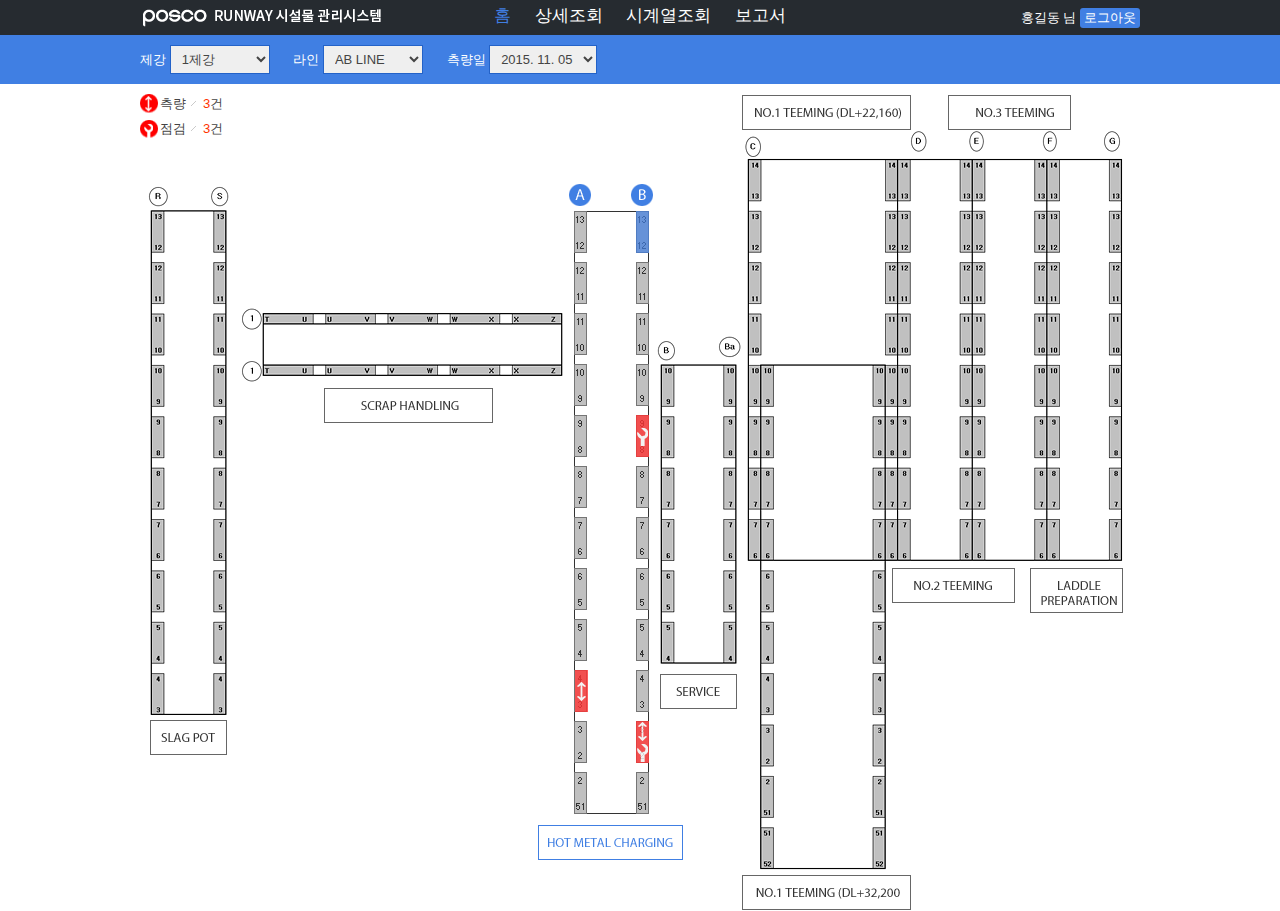
<file: poscoFMS/src/main/webapp/html/html/index.html>
<!DOCTYPE html>
<html lang="ko">
<head>
<meta charset="utf-8">
<meta content="IE=edge" http-equiv="X-UA-Compatible">
<title>RUNWAY시설물 관리시스템</title>
<link rel="stylesheet" href="../css/style.css">
</head>

<body>  
<div id="header_wrap">
	<div class="header">
    	<h1>POSCO RUNWAY시설물 관리시스템</h1>
        <ul>
        	<li><a href="#" class="home on">홈</a></li>
            <li><a href="#" class="detail">상세조회</a></li>
            <li><a href="#" class="history">시계열조회</a></li>
            <li><a href="#" class="report">보고서</a></li>
        </ul>
        <p class="user">
        	<span>홍길동 님</span>
            <button type="button">로그아웃</button>
        </p>
    </div>
</div>
<!-- END HEADER -->

<div id="wrap">
	<div class="snb">
    	<ul>
        	<li>
            	<label>제강</label>
                <select>
                  <option>1제강</option>
                  <option>2제강</option>
                  <option>3제강</option>
                </select>
            </li>
            <li>
            	<label>라인</label>
                <select>
                  <option>AB LINE</option>
                  <option>CD LINE</option>
                  <option>EF LINE</option>
                </select>
            </li>
            <li>
            	<label>측량일</label>
                <select>
                  <option>2015. 11. 05</option>
                  <option>2014. 11. 05</option>
                  <option>2013. 11. 05</option>
                </select>
            </li>
        </ul>
    </div>
    <!-- END NAV --> 
    <div class="contents">
    	<ul class="count">
        	<li class="measure"><label>측량</label><span>3</span>건</li>
        	<li class="check"><label>점검</label><span>3</span>건</li>
        </ul>
        
    	<div class="index">
        	<!-- 링크샘플 A13 -->
        	<a href="#" style="top:117px;left:435px;" title="A13"></a>
            <!-- 선택된 샘플 B13 -->
            <a href="#" class="on" style="top:117px; left:496px;" title="B13~12"></a>
            <!-- 측량경고 샘플 A4 -->
            <p style="top:576px; left:435px;" title="A4~3">
            	<a href="#" class="measure">측량경고</a>
            </p>
            <!-- 점검경고 샘플 B9 -->
            <p style="top:321px; left:496px;" title="B9~8">
            	<a href="#" class="check">측량경고</a>
            </p>
            <!-- 측량,점검경고 샘플 B3 -->
            <p style="top:627px; left:496px;" class="both" title="B3~2">
            	<a href="#" class="measure">측량경고</a>
                <a href="#" class="check">측량경고</a>
            </p>
        </div>
        <!-- END INDEX -->
    </div>
    <!-- END CONTENTS -->   
</div>
<!-- END WRAP --> 
</body>
</html>
</file>
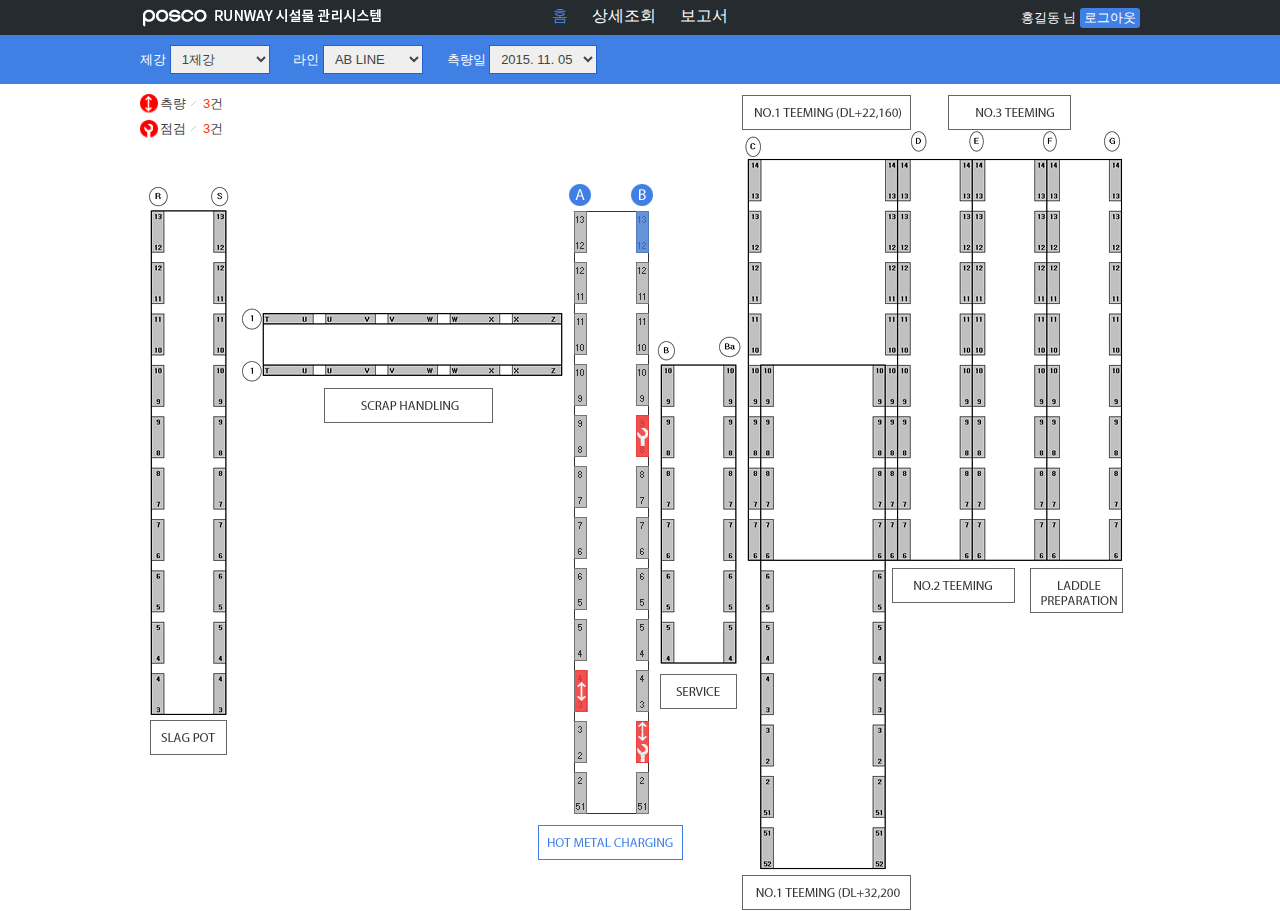
<file: poscoFMS/src/main/webapp/html/v1-1/html/index.html>
<!DOCTYPE html>
<html lang="ko">
<head>
<meta charset="utf-8">
<meta content="IE=edge" http-equiv="X-UA-Compatible">
<title>RUNWAY시설물 관리시스템</title>
<link rel="stylesheet" href="../css/style.css">
</head>

<body>  
<div id="header_wrap">
	<div class="header">
    	<h1>POSCO RUNWAY시설물 관리시스템</h1>
        <ul>
        	<li><a href="#" class="home on">홈</a></li>
            <li><a href="#" class="detail">상세조회</a></li>
            <li><a href="#" class="report">보고서</a></li>
        </ul>
        <p class="user">
        	<span>홍길동 님</span>
            <button type="button">로그아웃</button>
        </p>
    </div>
</div>
<!-- END HEADER -->

<div id="wrap">
	<div class="snb">
    	<ul>
        	<li>
            	<label>제강</label>
                <select>
                  <option>1제강</option>
                  <option>2제강</option>
                  <option>3제강</option>
                </select>
            </li>
            <li>
            	<label>라인</label>
                <select>
                  <option>AB LINE</option>
                  <option>CD LINE</option>
                  <option>EF LINE</option>
                </select>
            </li>
            <li>
            	<label>측량일</label>
                <select>
                  <option>2015. 11. 05</option>
                  <option>2014. 11. 05</option>
                  <option>2013. 11. 05</option>
                </select>
            </li>
        </ul>
    </div>
    <!-- END NAV --> 
    <div class="contents">
    	<ul class="count">
        	<li class="measure"><label>측량</label><span>3</span>건</li>
        	<li class="check"><label>점검</label><span>3</span>건</li>
        </ul>
        
    	<div class="index xy">
        	<!-- 링크샘플 A13 -->
        	<a href="#" style="top:117px;left:435px;" title="A13"></a>
            <!-- 선택된 샘플 B13 -->
            <a href="#" class="on" style="top:117px; left:496px;" title="B13~12"></a>
            <!-- 측량경고 샘플 A4 -->
            <p style="top:576px; left:435px;" title="A4~3">
            	<a href="#" class="measure">측량경고</a>
            </p>
            <!-- 점검경고 샘플 B9 -->
            <p style="top:321px; left:496px;" title="B9~8">
            	<a href="#" class="check">측량경고</a>
            </p>
            <!-- 측량,점검경고 샘플 B3 -->
            <p style="top:627px; left:496px;" class="both" title="B3~2">
            	<a href="#" class="measure">측량경고</a>
                <a href="#" class="check">측량경고</a>
            </p>
        </div>
        <!-- END INDEX -->
    </div>
    <!-- END CONTENTS -->   
</div>
<!-- END WRAP --> 
</body>
</html>
</file>
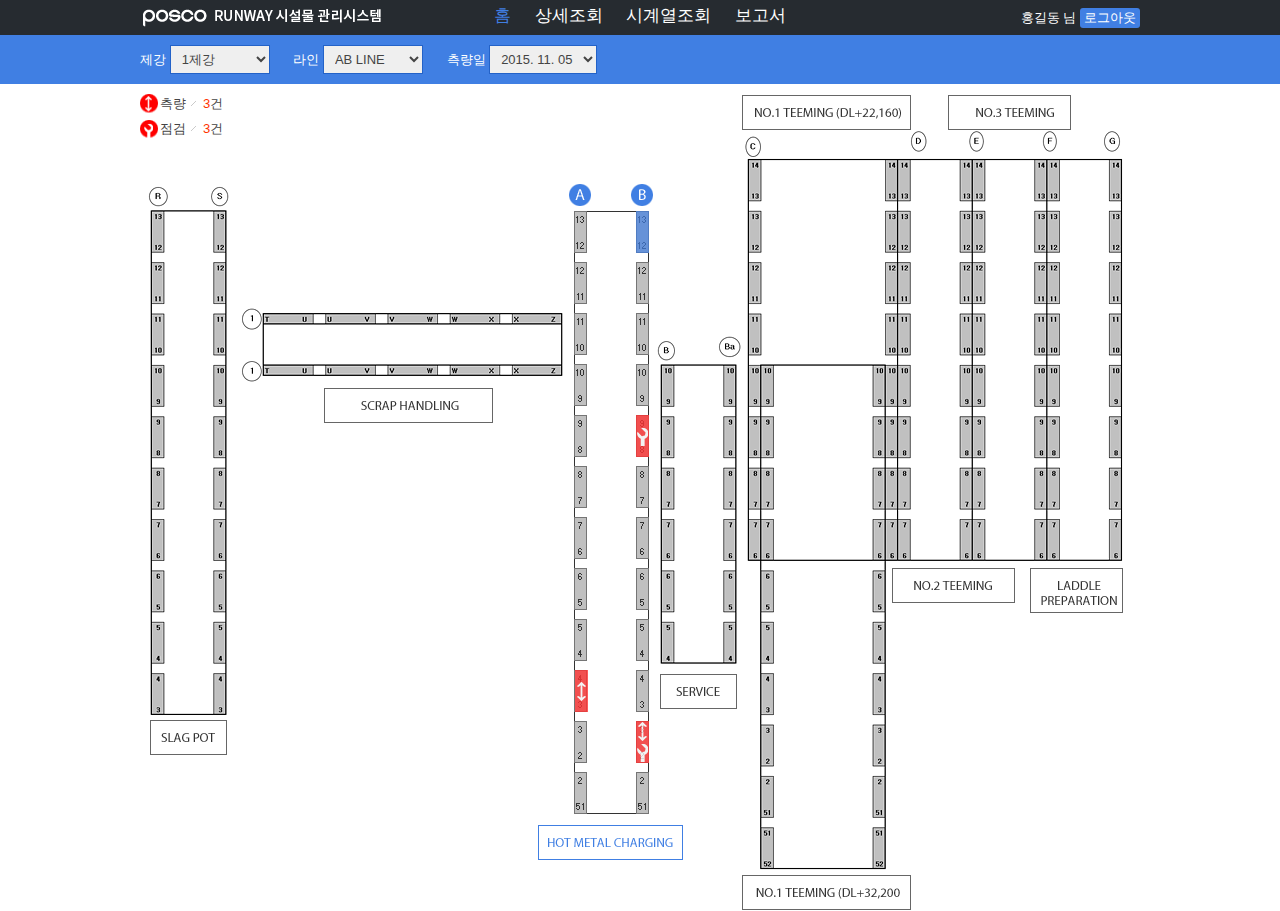
<file: poscoFMS/src/main/webapp/html/v1/html/index.html>
<!DOCTYPE html>
<html lang="ko">
<head>
<meta charset="utf-8">
<meta content="IE=edge" http-equiv="X-UA-Compatible">
<title>RUNWAY시설물 관리시스템</title>
<link rel="stylesheet" href="../css/style.css">
</head>

<body>  
<div id="header_wrap">
	<div class="header">
    	<h1>POSCO RUNWAY시설물 관리시스템</h1>
        <ul>
        	<li><a href="#" class="home on">홈</a></li>
            <li><a href="#" class="detail">상세조회</a></li>
            <li><a href="#" class="history">시계열조회</a></li>
            <li><a href="#" class="report">보고서</a></li>
        </ul>
        <p class="user">
        	<span>홍길동 님</span>
            <button type="button">로그아웃</button>
        </p>
    </div>
</div>
<!-- END HEADER -->

<div id="wrap">
	<div class="snb">
    	<ul>
        	<li>
            	<label>제강</label>
                <select>
                  <option>1제강</option>
                  <option>2제강</option>
                  <option>3제강</option>
                </select>
            </li>
            <li>
            	<label>라인</label>
                <select>
                  <option>AB LINE</option>
                  <option>CD LINE</option>
                  <option>EF LINE</option>
                </select>
            </li>
            <li>
            	<label>측량일</label>
                <select>
                  <option>2015. 11. 05</option>
                  <option>2014. 11. 05</option>
                  <option>2013. 11. 05</option>
                </select>
            </li>
        </ul>
    </div>
    <!-- END NAV --> 
    <div class="contents">
    	<ul class="count">
        	<li class="measure"><label>측량</label><span>3</span>건</li>
        	<li class="check"><label>점검</label><span>3</span>건</li>
        </ul>
        
    	<div class="index">
        	<!-- 링크샘플 A13 -->
        	<a href="#" style="top:117px;left:435px;" title="A13"></a>
            <!-- 선택된 샘플 B13 -->
            <a href="#" class="on" style="top:117px; left:496px;" title="B13~12"></a>
            <!-- 측량경고 샘플 A4 -->
            <p style="top:576px; left:435px;" title="A4~3">
            	<a href="#" class="measure">측량경고</a>
            </p>
            <!-- 점검경고 샘플 B9 -->
            <p style="top:321px; left:496px;" title="B9~8">
            	<a href="#" class="check">측량경고</a>
            </p>
            <!-- 측량,점검경고 샘플 B3 -->
            <p style="top:627px; left:496px;" class="both" title="B3~2">
            	<a href="#" class="measure">측량경고</a>
                <a href="#" class="check">측량경고</a>
            </p>
        </div>
        <!-- END INDEX -->
    </div>
    <!-- END CONTENTS -->   
</div>
<!-- END WRAP --> 
</body>
</html>
</file>
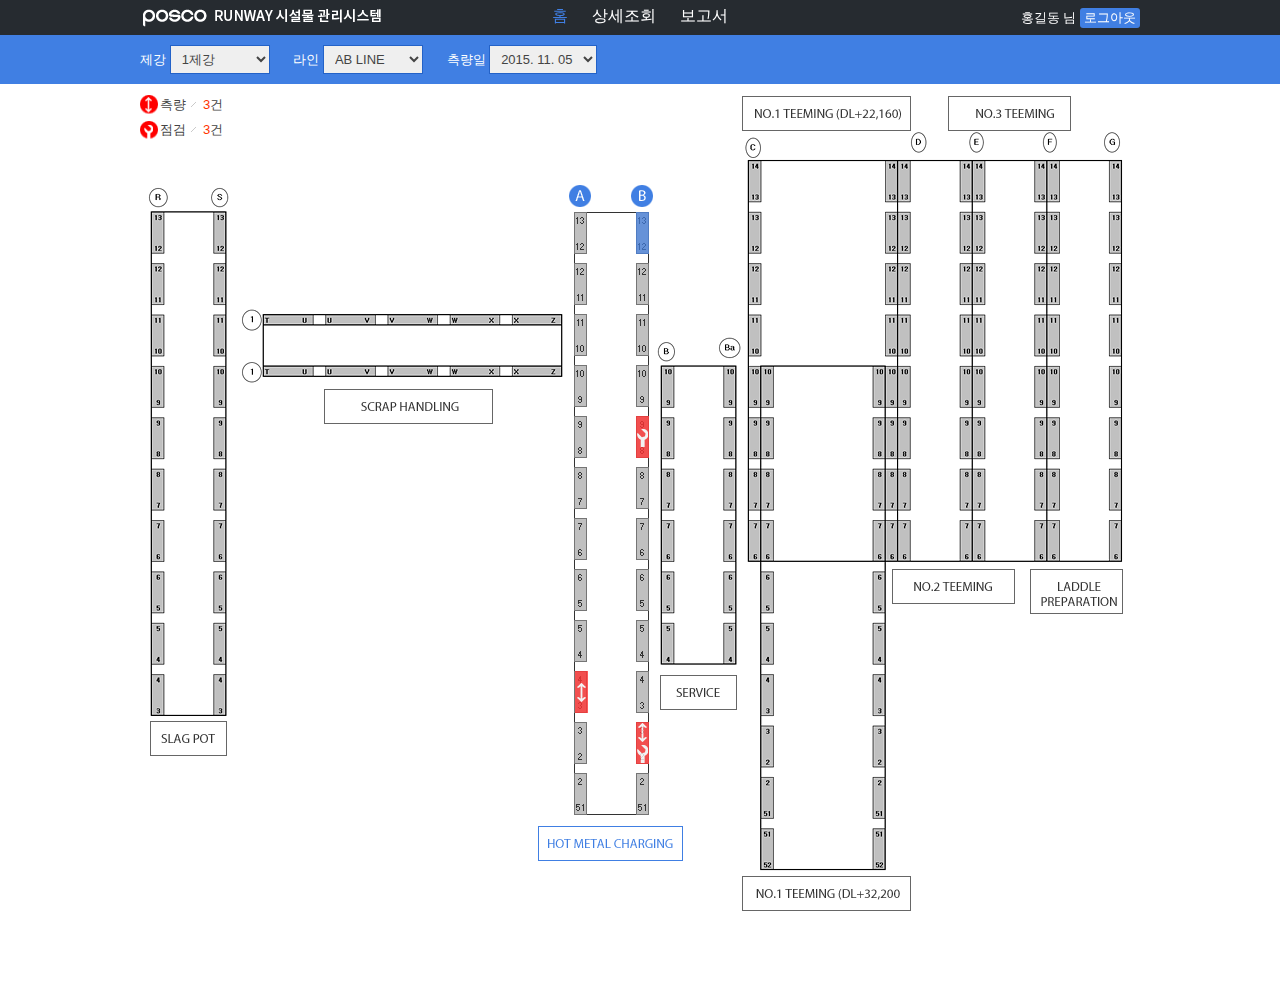
<file: poscoFMS/src/main/webapp/html/v2/html/index.html>
<!DOCTYPE html>
<html lang="ko">
<head>
<meta charset="utf-8">
<meta content="IE=edge" http-equiv="X-UA-Compatible">
<title>RUNWAY시설물 관리시스템</title>
<meta name="viewport" content="width=device-width,initial-scale=1.0,minimum-scale=1.0,maximum-scale=1.0" />
<meta content="width=device-width,initial-scale=1.0,minimum-scale=1.0,maximum-scale=1.0,user-scalable=no" name="viewport">
<link rel="stylesheet" href="../css/style.css">
</head>

<body>  
<div id="header_wrap">
	<div class="header">
    	<h1>POSCO RUNWAY시설물 관리시스템</h1>
        <ul>
        	<li><a href="#" class="home on">홈</a></li>
            <li><a href="#" class="detail">상세조회</a></li>
            <li><a href="#" class="report">보고서</a></li>
        </ul>
        <p class="user">
        	<span>홍길동 님</span>
            <button type="button">로그아웃</button>
        </p>
    </div>
    <div class="snb">
    	<ul>
        	<li>
            	<label>제강</label>
                <select>
                  <option>1제강</option>
                  <option>2제강</option>
                  <option>3제강</option>
                </select>
            </li>
            <li>
            	<label>라인</label>
                <select>
                  <option>AB LINE</option>
                  <option>CD LINE</option>
                  <option>EF LINE</option>
                </select>
            </li>
            <li>
            	<label>측량일</label>
                <select>
                  <option>2015. 11. 05</option>
                  <option>2014. 11. 05</option>
                  <option>2013. 11. 05</option>
                </select>
            </li>
        </ul>
    </div>
    <!-- END NAV --> 
</div>
<!-- END HEADER -->

<div id="wrap">
    <div class="contents">
    	<ul class="count">
        	<li class="measure"><label>측량</label><span>3</span>건</li>
        	<li class="check"><label>점검</label><span>3</span>건</li>
        </ul>
        
    	<div class="index xy">
        	<!-- 링크샘플 A13 -->
        	<a href="#" style="top:117px;left:435px;" title="A13"></a>
            <!-- 선택된 샘플 B13 -->
            <a href="#" class="on" style="top:117px; left:496px;" title="B13~12"></a>
            <!-- 측량경고 샘플 A4 -->
            <p style="top:576px; left:435px;" title="A4~3">
            	<a href="#" class="measure">측량경고</a>
            </p>
            <!-- 점검경고 샘플 B9 -->
            <p style="top:321px; left:496px;" title="B9~8">
            	<a href="#" class="check">측량경고</a>
            </p>
            <!-- 측량,점검경고 샘플 B3 -->
            <p style="top:627px; left:496px;" class="both" title="B3~2">
            	<a href="#" class="measure">측량경고</a>
                <a href="#" class="check">측량경고</a>
            </p>
        </div>
        <!-- END INDEX -->
    </div>
    <!-- END CONTENTS -->   
</div>
<!-- END WRAP --> 
</body>
</html>
</file>
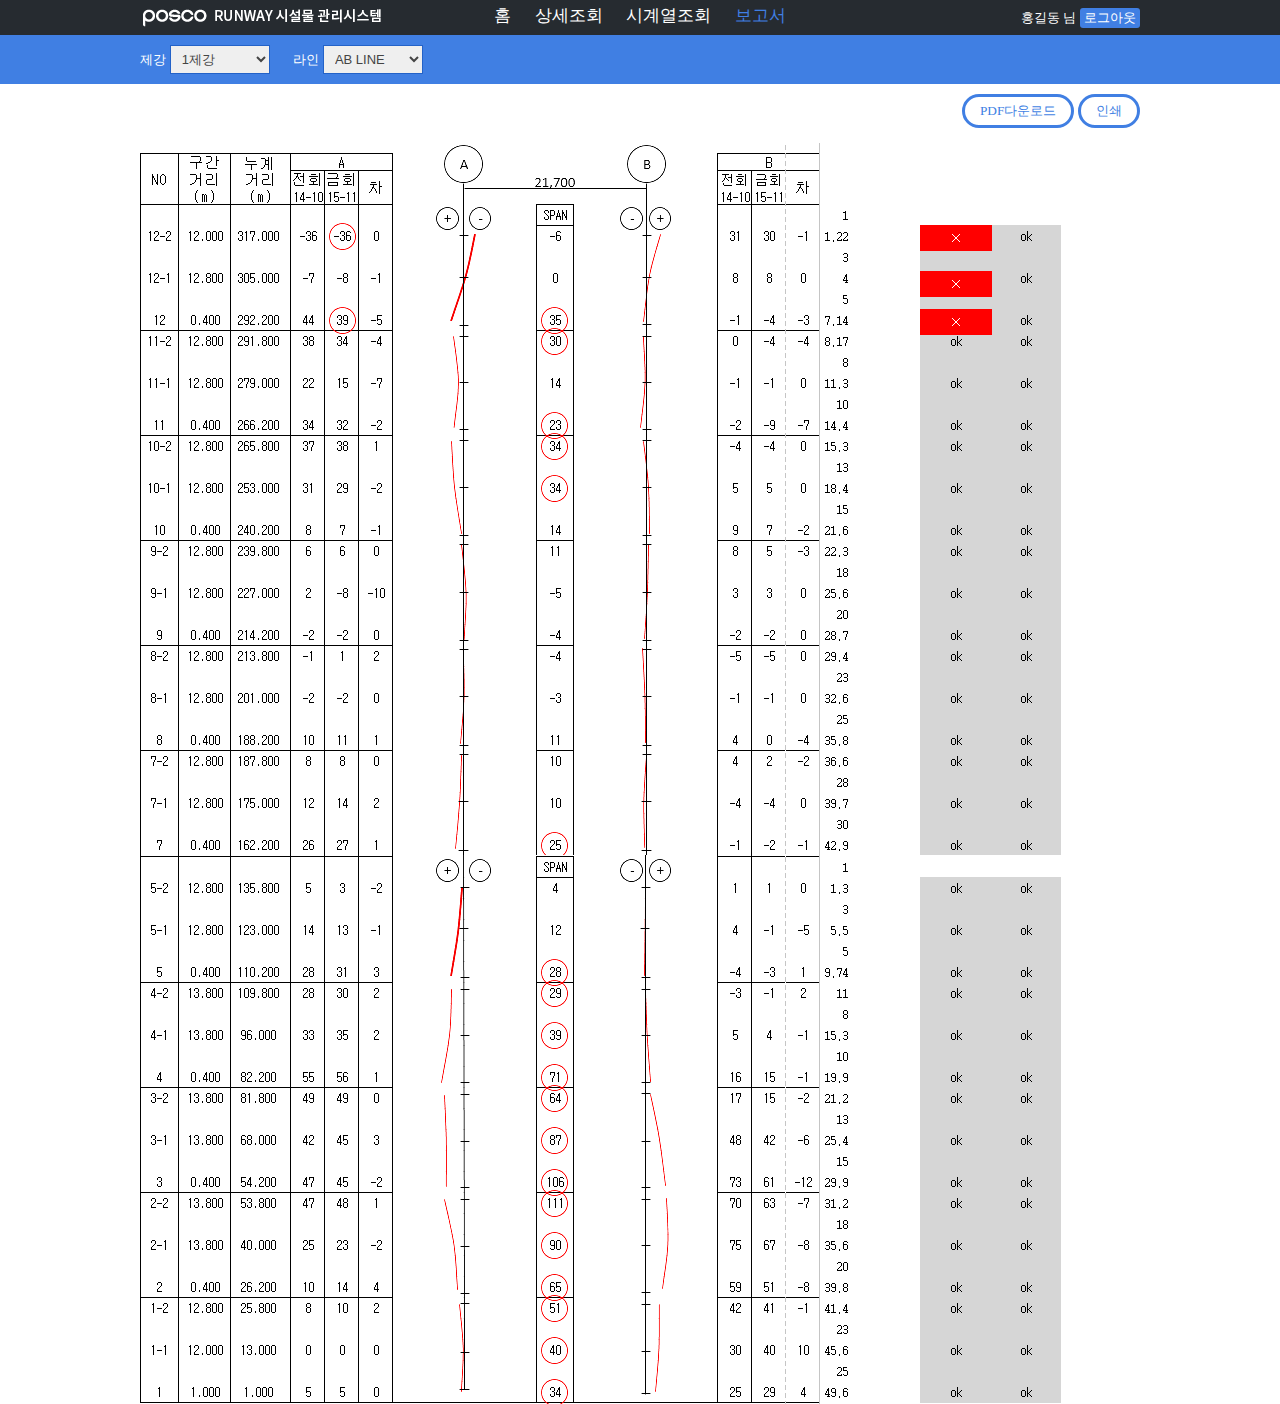
<file: poscoFMS/src/main/webapp/html/html/report.html>
<!DOCTYPE html>
<html lang="ko">
<head>
<meta charset="utf-8">
<meta content="IE=edge" http-equiv="X-UA-Compatible">
<title>RUNWAY시설물 관리시스템</title>
<link rel="stylesheet" href="../css/style.css">
</head>

<body>  
<div id="header_wrap">
	<div class="header">
    	<h1>POSCO RUNWAY시설물 관리시스템</h1>
        <ul>
        	<li><a href="#" class="home">홈</a></li>
            <li><a href="#" class="detail">상세조회</a></li>
            <li><a href="#" class="history">시계열조회</a></li>
            <li><a href="#" class="report on">보고서</a></li>
        </ul>
        <p class="user">
        	<span>홍길동 님</span>
            <button type="button">로그아웃</button>
        </p>
    </div>
</div>
<!-- END HEADER -->

<div id="wrap">
	<div class="snb">
    	<ul>
        	<li>
            	<label>제강</label>
                <select>
                  <option>1제강</option>
                  <option>2제강</option>
                  <option>3제강</option>
                </select>
            </li>
            <li>
            	<label>라인</label>
                <select>
                  <option>AB LINE</option>
                  <option>CD LINE</option>
                  <option>EF LINE</option>
                </select>
            </li>
        </ul>
    </div>
    <!-- END NAV --> 
    <div class="contents">
    	<div class="btns">
        	<button type="button">PDF다운로드</button>
            <button type="button">인쇄</button>
        </div>
        <!-- 보고서 -->
        <div>
        	<img src="../images/@report.png" />
        </div>
    </div>
    <!-- END CONTENTS -->   
</div>
<!-- END WRAP --> 
</body>
</html>
</file>
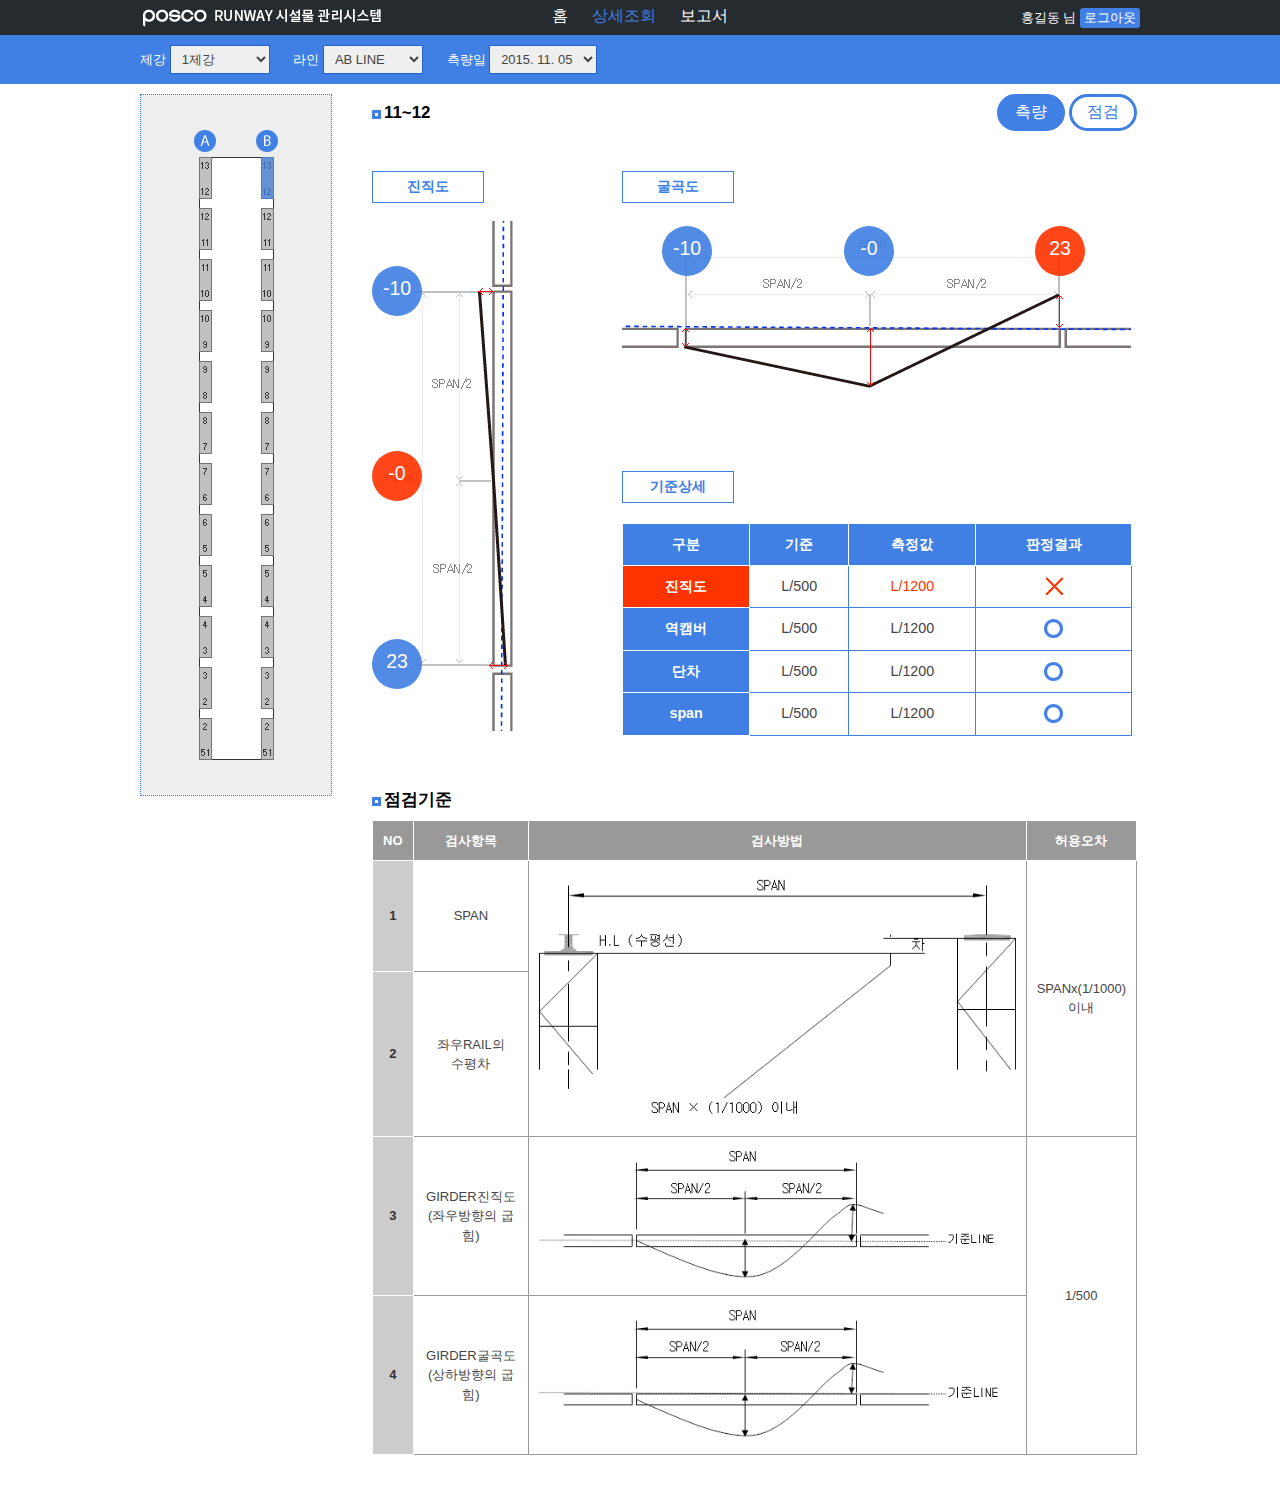
<file: poscoFMS/src/main/webapp/html/v1-1/html/detail.html>
<!DOCTYPE html>
<html lang="ko">
<head>
<meta charset="utf-8">
<meta content="IE=edge" http-equiv="X-UA-Compatible">
<title>RUNWAY시설물 관리시스템</title>
<link rel="stylesheet" href="../css/style.css">
</head>

<body>
<div id="header_wrap">
	<div class="header">
    	<h1>POSCO RUNWAY시설물 관리시스템</h1>
        <ul class="nav">
        	<li><a href="#" class="home">홈</a></li>
            <li><a href="#" class="detail on">상세조회</a></li>
            <li><a href="#" class="report">보고서</a></li>
        </ul>
        <p class="user">
        	<span>홍길동 님</span>
            <button type="button">로그아웃</button>
        </p>
    </div>
</div>
<!-- END HEADER -->

<div id="wrap">
	<div class="snb">
    	<ul>
        	<li>
            	<label>제강</label>
                <select>
                  <option>1제강</option>
                  <option>2제강</option>
                  <option>3제강</option>
                </select>
            </li>
            <li>
            	<label>라인</label>
                <select>
                  <option>AB LINE</option>
                  <option>CD LINE</option>
                  <option>EF LINE</option>
                </select>
            </li>
            <li>
            	<label>측량일</label>
                <select>
                  <option>2015. 11. 05</option>
                  <option>2014. 11. 05</option>
                  <option>2013. 11. 05</option>
                </select>
            </li>
        </ul>
    </div>
    <!-- END NAV --> 
    <div class="contents">
    	<div class="subindex xy">
        	<!-- 링크샘플 A13 -->
        	<a href="#" style="top:63px;left:58px;" title="A13~12"></a>
            <!-- 선택된 샘플 B13 -->
            <a href="#" class="on" style="top:63px; left:121px;" title="B13~12"></a>
        </div>
        <!-- END INDEX -->
        <div class="view">
        	<div class="title">
            	<h3>11~12</h3>
                <div class="btns">
                	<button type="button" class="on">측량</button>
                    <button type="button">점검</button>
                </div>
            </div>
            
            <!-- 측량 -->
            <div class="measure_wrap">
                <!-- 진직도 -->
                <div class="straight">
                    <h4>진직도</h4>
                    <a href="#" title="시계열조회" class="first"><span>-10</span></a>
                    <a href="#" title="시계열조회" class="middle warn"><span>-0</span></a>
                    <a href="#" title="시계열조회" class="last"><span>23</span></a>
                </div>
                <!-- 굴곡도 -->
                <div class="curve">
                    <h4>굴곡도</h4>
                    <a href="#" title="시계열조회" class="first"><span>-10</span></a>
                    <a href="#" title="시계열조회" class="middle"><span>-0</span></a>
                    <a href="#" title="시계열조회" class="last warn"><span>23</span></a>
                </div>
                <!-- 표 -->
                <div class="measure_list">
                    <h4>기준상세</h4>
                    <!-- 측정값이 경고일때 해당 TR에 class="warn"을 적용 -->
                    <table summary="기준상세표">
                        <thead>
                            <th>구분</th>
                            <th>기준</th>
                            <th>측정값</th>
                            <th>판정결과</th>
                        </thead>
                        <tr class="warn">
                            <th>진직도</th>
                            <td>L/500</td>
                            <td>L/1200</td>
                            <td></td>
                        </tr>
                        <tr>
                            <th>역캠버</th>
                            <td>L/500</td>
                            <td>L/1200</td>
                            <td></td>
                        </tr>
                        <tr>
                            <th>단차</th>
                            <td>L/500</td>
                            <td>L/1200</td>
                            <td></td>
                        </tr>
                        <tr>
                            <th>span</th>
                            <td>L/500</td>
                            <td>L/1200</td>
                            <td></td>
                        </tr>
                    </table>
                </div>
                
                <div class="standard">
                    <h3>점검기준</h3>
                     <table summary="점검기준표">
                            <thead>
                                <th>NO</th>
                                <th>검사항목</th>
                                <th>검사방법</th>
                                <th>허용오차</th>
                            </thead>
                            <tr>
                                <th>1</th>
                                <td>SPAN</td>
                                <td rowspan="2"><img src="../images/girder_span.png" alt="거더 스팬"></td>
                                <td rowspan="2">SPANx(1/1000)<br>이내</td>
                            </tr>
                            <tr>
                                <th>2</th>
                                <td>좌우RAIL의<br>수평차</td>
                            </tr>
                            <tr>
                                <th>3</th>
                                <td>GIRDER진직도<br>(좌우방향의 굽힘)</td>
                                <td><img src="../images/girder_straight.png" alt="거더 진직도"></td>
                                <td rowspan="2">1/500</td>
                            </tr>
                            <tr>
                                <th>4</th>
                                <td>GIRDER굴곡도<br>(상하방향의 굽힘)</td>
                                <td><img src="../images/girder_curve.png" alt="거더 굴곡도"></td>
                            </tr>
                        </table>
                </div>
                <!-- END 점검기준 -->
            </div>
            <!-- END 측량 -->
            
            <!-- 점검 -->
            <div style="display:none;">
            	<ul class="check_drawing">
                	<li style="top:152px; left:329px;" title="C/G 하부 플래지와 웨브 접합부">1</li>
                    <li style="top:67px; left:170px;" title="C/G상부 플래지와 웨브 접합부">2</li>
                    <li style="top:96px; left:247px;" title="C/G 웨브(플랜지)">3</li>
                    <li style="top:77px; left:385px;" title="C/G 상부 수직 스티프너와 웨브 접합부" class="warn">4</li>
                    <li style="top:147px; left:244px;" title="C/G 하부 수평스티프너와 플랜지, 웨브 부재균열">5</li>
                    <li style="top:99px; left:107px;" title="C/G 수평스티프너와 웨브(플랜지) 접합부">6</li>
                    <li style="top:59px; left:50px;" title="C/G 엔드 플레이트와 웨브 접합부">7</li>
                    <li style="top:55px; left:710px;" title="C/G 수평볼트">8</li>
                    <li style="top:154px; left:47px;" title="C/G 수직볼트">9</li>
                    <li style="top:24px; left:40px;" title="C/G T바 플레이트와 웨브 접합부 및 불트">10</li>
                    <li style="top:147px; left:699px;" title="C/G 연결부분 하부 기둥을 접부">11</li>
                    <li style="top:151px; left:4px;" title="C/G 크레인 거더 하부와 기둥 상부 사이 라이너">12</li>
                    <li style="top:310px; left:325px;" title="C/G 상부 플래지와 가세트 플레이트 접합부">13</li>
                    <li style="top:562px; left:206px;" title="C/G 하부 수평 스티프너와 가세트 플레이트 접합부" class="warn">14</li>
                    <li style="top:318px; left:367px;"title="C/G 상부 가세트 플레이트와 수평 례티스 및 볼트" >15</li>
                    <li style="top:566px; left:249px;" title="C/G 하부 가세트 플레이트와 수평 례티스 및 볼트">16</li>
                    <li style="top:311px; left:513px;" title="B/G 삼현재와 가세트 플레이트 접합부">17</li>
                    <li style="top:560px; left:513px;" title="B/G 하현재와 가세트 플레이트 접합부">18</li>
                    <li style="top:316px; left:472px;" title="B/G 상현재와 수평례티스 접합부 및 볼트">19</li>
                    <li style="top:566px; left:472px;" title="B/G 하현재와 수평례티스 접합부 및 볼트">20</li>
                    <li style="top:314px; left:661px;" title="B/G 상현재">21</li>
                    <li style="top:560px; left:595px;" title="B/G 하현재">22</li>
                    <li style="top:347px; left:232px;" title="C/G 상부 X앵클 가세트 플레이트와 수직 례티스 및 볼트">23</li>
                    <li style="top:458px; left:227px;" title="C/G 하부 X앵클 가세트 플레이트와 수직 례티스 및 볼트">24</li>
                    <li style="top:348px; left:531px;" title="B/G 상부 X앵클 가세트 플레이트와 수직 례티스 및 볼트">25</li>
                    <li style="top:457px; left:530px;" title="B/G 하부 X앵클 가세트 플레이트와 수직 례티스 및 볼트">26</li>
                    <li style="top:372px; left:597px;" title="B/G 삼현재와 수직가세트 플례이트 접합부" class="warn">27</li>
                    <li style="top:428px; left:597px;" title="B/G 하현재와 수직가세트 플례이트 접합부">28</li>
                    <li style="top:348px; left:185px;" title="C/G 삼부 수직 스티프너와 가세트 플례이트 접합부">29</li>
                    <li style="top:460px; left:183px;" title="C/G 하부 수직 스티프너와 가세트 플례이트 접합부">30</li>
                    <li style="top:345px; left:124px;" title="?">31</li>
                </ul>
            
                <div class="check_list">
                    <h3>점검</h3>
                     <table summary="점검표">
                            <thead>
                            	<tr>
                                    <th rowspan="2">날짜</th>
                                    <th colspan="2">항목</th>
                                    <th colspan="3">균열</th>
                                    <th colspan="2">볼트</th>
                                    <th colspan="2">보수불가</th>
                                </tr>
                                <tr>
                                    <th>유형</th>
                                    <th>위치</th>
                                    <th>CRG</th>
                                    <th>BG</th>
                                    <th>Colume</th>
                                    <th>풀림</th>
                                    <th>절손</th>
                                    <th>풀림</th>
                                    <th>절손</th>
                                </tr>
                            </thead>
                            <tr>
                                <td>2016.08.08</td>
                                <td>4</td>
                                <td>C/G 상부 수직 스티프너와 웨브 접합부</td>
                                <td>-</td>
                                <td class="warn">0.10</td>
                                <td>-</td>
                                <td>-</td>
                                <td>-</td>
                                <td>-</td>
                                <td>-</td>
                            </tr>
                            <tr>
                                <td>2016.08.08</td>
                                <td>27</td>
                                <td>B/G 삼현재와 수직가세트 플례이트 접합부</td>
                                <td>-</td>
                                <td>-</td>
                                <td>-</td>
                                <td>-</td>
                                <td class="warn">20</td>
                                <td>-</td>
                                <td>-</td>
                            </tr>
                        </table>
                </div>
                <!-- END 점검기준 -->
            </div>
            <!-- END 점검 -->
        </div>
        <!-- END VIEW -->
    </div>
    <!-- END CONTENTS -->   
</div>
<!-- END WRAP --> 

<div class="layer" style="display:none;">
	 <div class="contents">
     	<p class="close">
        	<button type="button" title="닫기">레이어닫기</button>
        </p>
    	<h4>A11-1 </h4>
        <div class="graph">
        	시계열 그래프
        </div>
    </div>
    <!-- END CONTENTS --> 
</div>
<!-- END LAYER -->
</body>
</html>
</file>
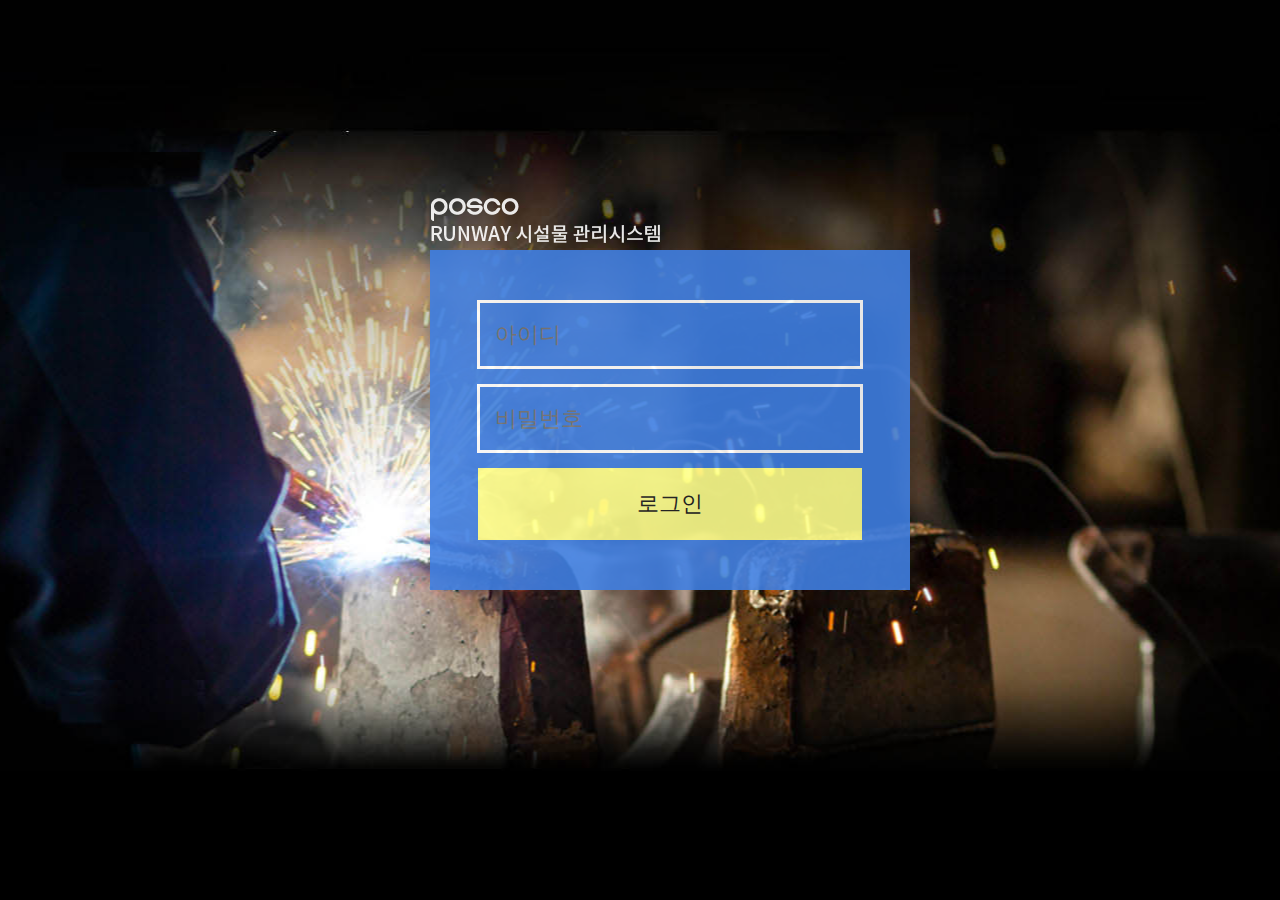
<file: poscoFMS/src/main/webapp/html/v1-1/html/login.html>
<!DOCTYPE html>
<html lang="ko">
<head>
<meta charset="utf-8">
<meta content="IE=edge" http-equiv="X-UA-Compatible">
<title>RUNWAY시설물 관리시스템</title>
<link rel="stylesheet" href="../css/style.css">
</head>

<body class="login">
	<div class="login_wrap">
    	<h1>POSCO RUNWAY시설물 관리시스템</h1>

        <form>
        	<p>
        		<input type="text" placeholder="아이디">
            </p>
            <p>
            	<input type="password" placeholder="비밀번호">
            </p>
            <button type="submit">로그인</button>
        </form>

    </div>  
</body>
</html>
</file>
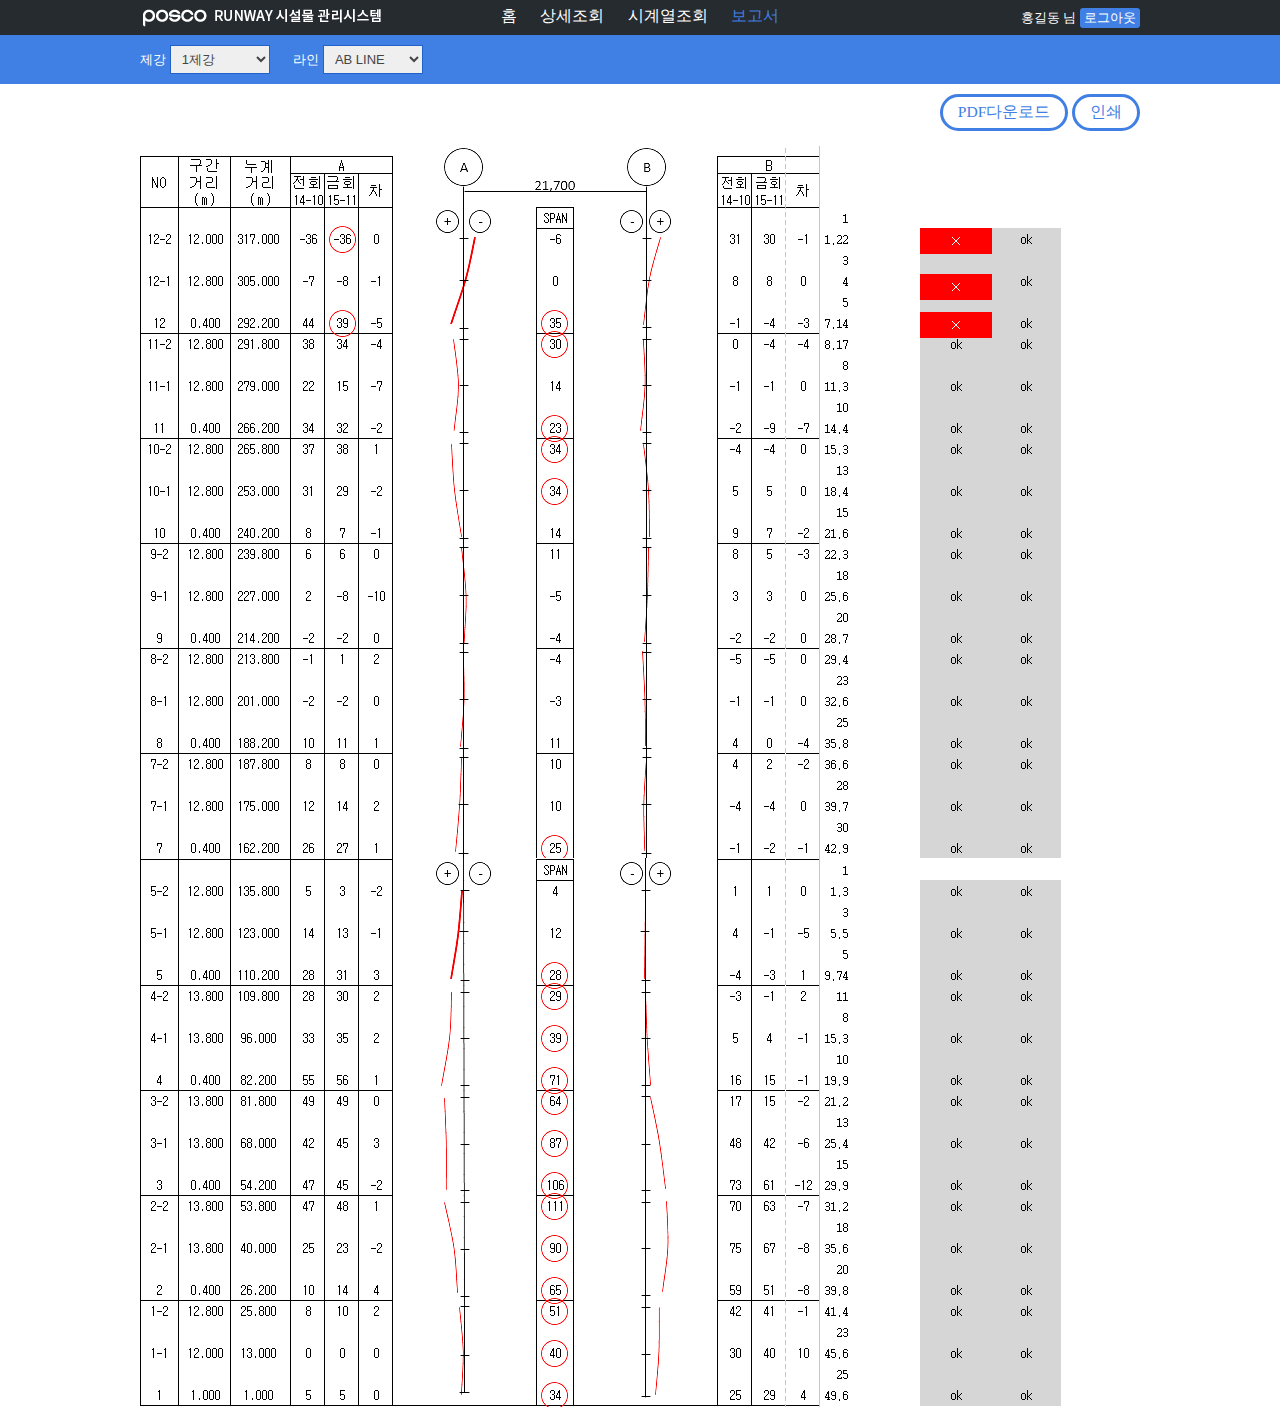
<file: poscoFMS/src/main/webapp/html/v1-1/html/report.html>
<!DOCTYPE html>
<html lang="ko">
<head>
<meta charset="utf-8">
<meta content="IE=edge" http-equiv="X-UA-Compatible">
<title>RUNWAY시설물 관리시스템</title>
<link rel="stylesheet" href="../css/style.css">
</head>

<body>  
<div id="header_wrap">
	<div class="header">
    	<h1>POSCO RUNWAY시설물 관리시스템</h1>
        <ul>
        	<li><a href="#" class="home">홈</a></li>
            <li><a href="#" class="detail">상세조회</a></li>
            <li><a href="#" class="history">시계열조회</a></li>
            <li><a href="#" class="report on">보고서</a></li>
        </ul>
        <p class="user">
        	<span>홍길동 님</span>
            <button type="button">로그아웃</button>
        </p>
    </div>
</div>
<!-- END HEADER -->

<div id="wrap">
	<div class="snb">
    	<ul>
        	<li>
            	<label>제강</label>
                <select>
                  <option>1제강</option>
                  <option>2제강</option>
                  <option>3제강</option>
                </select>
            </li>
            <li>
            	<label>라인</label>
                <select>
                  <option>AB LINE</option>
                  <option>CD LINE</option>
                  <option>EF LINE</option>
                </select>
            </li>
        </ul>
    </div>
    <!-- END NAV --> 
    <div class="contents">
    	<div class="btns">
        	<button type="button">PDF다운로드</button>
            <button type="button">인쇄</button>
        </div>
        <!-- 보고서 -->
        <div>
        	<img src="../images/@report.png" />
        </div>
    </div>
    <!-- END CONTENTS -->   
</div>
<!-- END WRAP --> 
</body>
</html>
</file>
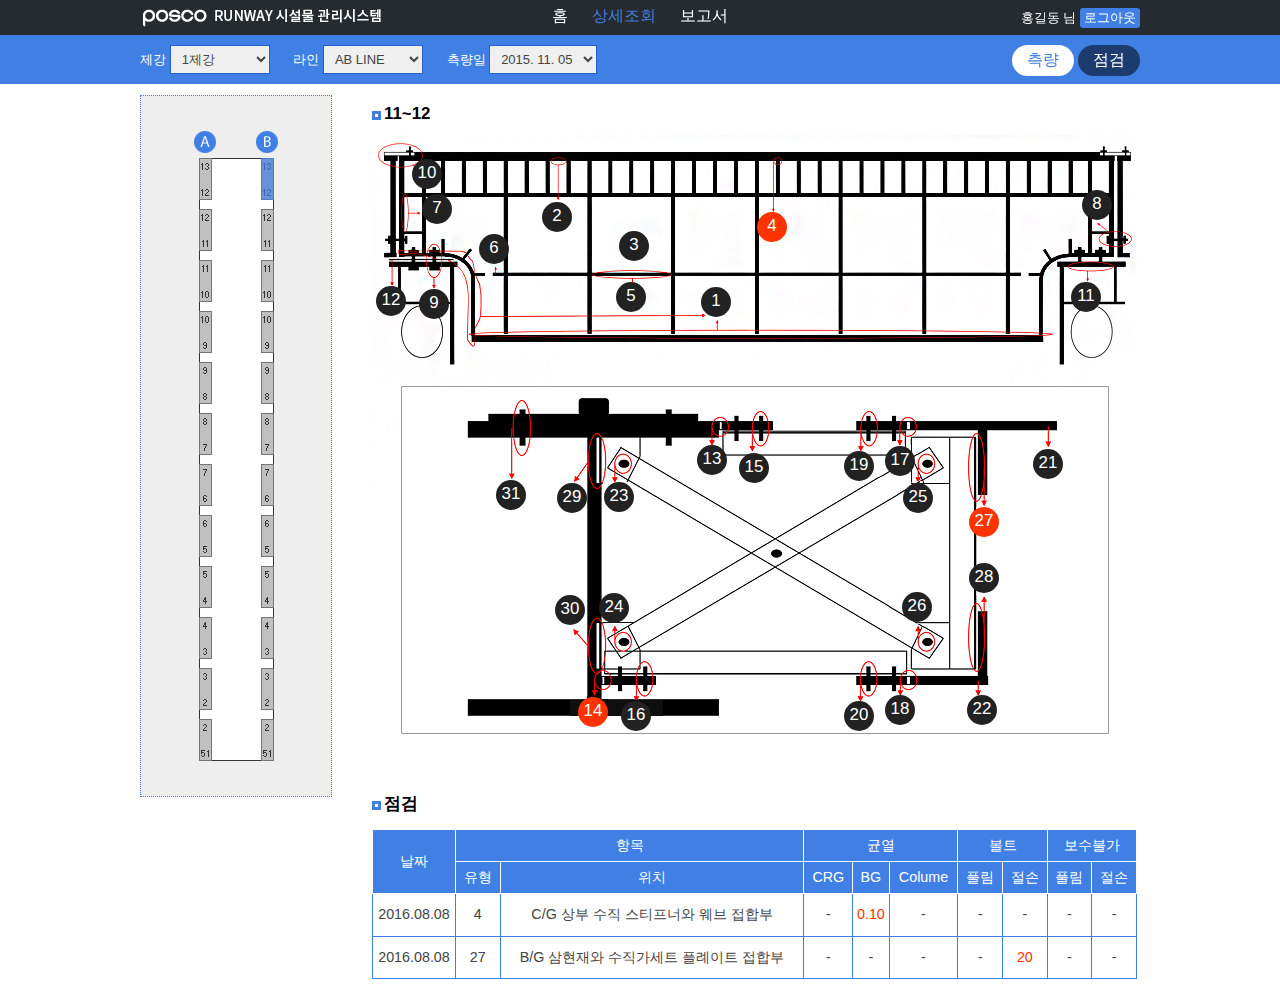
<file: poscoFMS/src/main/webapp/html/v2/html/detail.html>
<!DOCTYPE html>
<html lang="ko">
<head>
<meta charset="utf-8">
<meta content="IE=edge" http-equiv="X-UA-Compatible">
<title>RUNWAY시설물 관리시스템</title>
<meta name="viewport" content="width=device-width,initial-scale=1.0,minimum-scale=1.0,maximum-scale=1.0" />
<meta content="width=device-width,initial-scale=1.0,minimum-scale=1.0,maximum-scale=1.0,user-scalable=no" name="viewport">
<link rel="stylesheet" href="../css/style.css">
</head>

<body>
<div id="header_wrap">
	<div class="header">
    	<h1>POSCO RUNWAY시설물 관리시스템</h1>
        <ul class="nav">
        	<li><a href="#" class="home">홈</a></li>
            <li><a href="#" class="detail on">상세조회</a></li>
            <li><a href="#" class="report">보고서</a></li>
        </ul>
        <p class="user">
        	<span>홍길동 님</span>
            <button type="button">로그아웃</button>
        </p>        
        <div class="btns">
            <button type="button" class="on">측량</button>
            <button type="button">점검</button>
        </div>
    </div>
    <div class="snb">
        <ul>
            <li>
                <label>제강</label>
                <select>
                  <option>1제강</option>
                  <option>2제강</option>
                  <option>3제강</option>
                </select>
            </li>
            <li>
                <label>라인</label>
                <select>
                  <option>AB LINE</option>
                  <option>CD LINE</option>
                  <option>EF LINE</option>
                </select>
            </li>
            <li>
                <label>측량일</label>
                <select>
                  <option>2015. 11. 05</option>
                  <option>2014. 11. 05</option>
                  <option>2013. 11. 05</option>
                </select>
            </li>
        </ul>    

    </div>
    <!-- END SNB -->
</div>
<!-- END HEADER -->

<div id="wrap">
    <div class="contents">
    	<div class="subindex xy">
        	<!-- 링크샘플 A13 -->
        	<a href="#" style="top:63px;left:58px;" title="A13~12"></a>
            <!-- 선택된 샘플 B13 -->
            <a href="#" class="on" style="top:63px; left:121px;" title="B13~12"></a>
        </div>
        <!-- END INDEX -->
        <div class="view">
        	<div class="title">
            	<h3>11~12</h3>
               
            </div>
            
            <!-- 측량 -->
            <div class="measure_wrap"  style="display:none;">
                <!-- 진직도 -->
                <div class="straight">
                    <h4>진직도</h4>
                    <a href="#" title="시계열조회" class="first"><span>-10</span></a>
                    <a href="#" title="시계열조회" class="middle warn"><span>-0</span></a>
                    <a href="#" title="시계열조회" class="last"><span>23</span></a>
                </div>
                <!-- 굴곡도 -->
                <div class="curve">
                    <h4>굴곡도</h4>
                    <a href="#" title="시계열조회" class="first"><span>-10</span></a>
                    <a href="#" title="시계열조회" class="middle"><span>-0</span></a>
                    <a href="#" title="시계열조회" class="last warn"><span>23</span></a>
                </div>
                <!-- 표 -->
                <div class="measure_list">
                    <h4>기준상세</h4>
                    <!-- 측정값이 경고일때 해당 TR에 class="warn"을 적용 -->
                    <table summary="기준상세표">
                        <thead>
                            <th>구분</th>
                            <th>기준</th>
                            <th>측정값</th>
                            <th>판정결과</th>
                        </thead>
                        <tr class="warn">
                            <th>진직도</th>
                            <td>L/500</td>
                            <td>L/1200</td>
                            <td></td>
                        </tr>
                        <tr>
                            <th>역캠버</th>
                            <td>L/500</td>
                            <td>L/1200</td>
                            <td></td>
                        </tr>
                        <tr>
                            <th>단차</th>
                            <td>L/500</td>
                            <td>L/1200</td>
                            <td></td>
                        </tr>
                        <tr>
                            <th>span</th>
                            <td>L/500</td>
                            <td>L/1200</td>
                            <td></td>
                        </tr>
                    </table>
                </div>
                
                <div class="standard">
                    <h3>점검기준</h3>
                     <table summary="점검기준표">
                            <thead>
                                <th>NO</th>
                                <th>검사항목</th>
                                <th>검사방법</th>
                                <th>허용오차</th>
                            </thead>
                            <tr>
                                <th>1</th>
                                <td>SPAN</td>
                                <td rowspan="2"><img src="../images/girder_span.png" alt="거더 스팬"></td>
                                <td rowspan="2">SPANx(1/1000)<br>이내</td>
                            </tr>
                            <tr>
                                <th>2</th>
                                <td>좌우RAIL의<br>수평차</td>
                            </tr>
                            <tr>
                                <th>3</th>
                                <td>GIRDER진직도<br>(좌우방향의 굽힘)</td>
                                <td><img src="../images/girder_straight.png" alt="거더 진직도"></td>
                                <td rowspan="2">1/500</td>
                            </tr>
                            <tr>
                                <th>4</th>
                                <td>GIRDER굴곡도<br>(상하방향의 굽힘)</td>
                                <td><img src="../images/girder_curve.png" alt="거더 굴곡도"></td>
                            </tr>
                        </table>
                </div>
                <!-- END 점검기준 -->
            </div>
            <!-- END 측량 -->
            
            <!-- 점검 -->
            <div>
            	<ul class="check_drawing">
                	<li style="top:152px; left:329px;" title="C/G 하부 플래지와 웨브 접합부">1</li>
                    <li style="top:67px; left:170px;" title="C/G상부 플래지와 웨브 접합부">2</li>
                    <li style="top:96px; left:247px;" title="C/G 웨브(플랜지)">3</li>
                    <li style="top:77px; left:385px;" title="C/G 상부 수직 스티프너와 웨브 접합부" class="warn">4</li>
                    <li style="top:147px; left:244px;" title="C/G 하부 수평스티프너와 플랜지, 웨브 부재균열">5</li>
                    <li style="top:99px; left:107px;" title="C/G 수평스티프너와 웨브(플랜지) 접합부">6</li>
                    <li style="top:59px; left:50px;" title="C/G 엔드 플레이트와 웨브 접합부">7</li>
                    <li style="top:55px; left:710px;" title="C/G 수평볼트">8</li>
                    <li style="top:154px; left:47px;" title="C/G 수직볼트">9</li>
                    <li style="top:24px; left:40px;" title="C/G T바 플레이트와 웨브 접합부 및 불트">10</li>
                    <li style="top:147px; left:699px;" title="C/G 연결부분 하부 기둥을 접부">11</li>
                    <li style="top:151px; left:4px;" title="C/G 크레인 거더 하부와 기둥 상부 사이 라이너">12</li>
                    <li style="top:310px; left:325px;" title="C/G 상부 플래지와 가세트 플레이트 접합부">13</li>
                    <li style="top:562px; left:206px;" title="C/G 하부 수평 스티프너와 가세트 플레이트 접합부" class="warn">14</li>
                    <li style="top:318px; left:367px;"title="C/G 상부 가세트 플레이트와 수평 례티스 및 볼트" >15</li>
                    <li style="top:566px; left:249px;" title="C/G 하부 가세트 플레이트와 수평 례티스 및 볼트">16</li>
                    <li style="top:311px; left:513px;" title="B/G 삼현재와 가세트 플레이트 접합부">17</li>
                    <li style="top:560px; left:513px;" title="B/G 하현재와 가세트 플레이트 접합부">18</li>
                    <li style="top:316px; left:472px;" title="B/G 상현재와 수평례티스 접합부 및 볼트">19</li>
                    <li style="top:566px; left:472px;" title="B/G 하현재와 수평례티스 접합부 및 볼트">20</li>
                    <li style="top:314px; left:661px;" title="B/G 상현재">21</li>
                    <li style="top:560px; left:595px;" title="B/G 하현재">22</li>
                    <li style="top:347px; left:232px;" title="C/G 상부 X앵클 가세트 플레이트와 수직 례티스 및 볼트">23</li>
                    <li style="top:458px; left:227px;" title="C/G 하부 X앵클 가세트 플레이트와 수직 례티스 및 볼트">24</li>
                    <li style="top:348px; left:531px;" title="B/G 상부 X앵클 가세트 플레이트와 수직 례티스 및 볼트">25</li>
                    <li style="top:457px; left:530px;" title="B/G 하부 X앵클 가세트 플레이트와 수직 례티스 및 볼트">26</li>
                    <li style="top:372px; left:597px;" title="B/G 삼현재와 수직가세트 플례이트 접합부" class="warn">27</li>
                    <li style="top:428px; left:597px;" title="B/G 하현재와 수직가세트 플례이트 접합부">28</li>
                    <li style="top:348px; left:185px;" title="C/G 삼부 수직 스티프너와 가세트 플례이트 접합부">29</li>
                    <li style="top:460px; left:183px;" title="C/G 하부 수직 스티프너와 가세트 플례이트 접합부">30</li>
                    <li style="top:345px; left:124px;" title="?">31</li>
                </ul>
            
                <div class="check_list">
                    <h3>점검</h3>
                     <table summary="점검표">
                            <thead>
                            	<tr>
                                    <th rowspan="2">날짜</th>
                                    <th colspan="2">항목</th>
                                    <th colspan="3">균열</th>
                                    <th colspan="2">볼트</th>
                                    <th colspan="2">보수불가</th>
                                </tr>
                                <tr>
                                    <th>유형</th>
                                    <th>위치</th>
                                    <th>CRG</th>
                                    <th>BG</th>
                                    <th>Colume</th>
                                    <th>풀림</th>
                                    <th>절손</th>
                                    <th>풀림</th>
                                    <th>절손</th>
                                </tr>
                            </thead>
                            <tr>
                                <td>2016.08.08</td>
                                <td>4</td>
                                <td>C/G 상부 수직 스티프너와 웨브 접합부</td>
                                <td>-</td>
                                <td class="warn">0.10</td>
                                <td>-</td>
                                <td>-</td>
                                <td>-</td>
                                <td>-</td>
                                <td>-</td>
                            </tr>
                            <tr>
                                <td>2016.08.08</td>
                                <td>27</td>
                                <td>B/G 삼현재와 수직가세트 플례이트 접합부</td>
                                <td>-</td>
                                <td>-</td>
                                <td>-</td>
                                <td>-</td>
                                <td class="warn">20</td>
                                <td>-</td>
                                <td>-</td>
                            </tr>
                        </table>
                </div>
                <!-- END 점검기준 -->
            </div>
            <!-- END 점검 -->
        </div>
        <!-- END VIEW -->
    </div>
    <!-- END CONTENTS -->   
</div>
<!-- END WRAP --> 

<div class="layer" style="display:none;">
	 <div class="contents">
     	<p class="close">
        	<button type="button" title="닫기">레이어닫기</button>
        </p>
    	<h4>A11-1 </h4>
        <div class="graph">
        	시계열 그래프
        </div>
    </div>
    <!-- END CONTENTS --> 
</div>
<!-- END LAYER -->
</body>
</html>
</file>
<file: poscoFMS/src/main/webapp/html/css/style.css>
@charset "utf-8";

/* RESET CSS */
* { margin:0; padding:0; border:0; outline:0; vertical-align:top; }
article, aside, details, figcaption, figure, footer, header, hgroup, menu nav, section { display:block; }
ul, ol, dl { list-style:none; }
img, video { max-width:100%; border:0; vertical-align:top; }
a {vertical-align:top; text-decoration:none; color:#000; }
table { border-collapse:collapse; border-spacing:0; }
input, select { vertical-align:middle; }
html, body { margin:0; padding:0; height:100%; }
body, th, td, input, select, textarea { color:#444; font-family:'Malgun Gothic','돋움',dotum, sans-serif; font-size:13px; line-height:1.5em;}
button { cursor:pointer; font-family:'Malgun Gothic','돋움'; }

/* /////// 공통적용 /////// */ㄴ
.hide {
visibility:hidden;
display:none;
}

/* LAYOUT */
#header_wrap {
background-color:#262b30;
}
#header_wrap .header {
position:relative;
width:1000px;
height:35px;
margin:0 auto;
}
#wrap {
}
#wrap .snb {
padding:10px;
background:#407fe3;
}
#wrap .contents {
position:relative;
width:1000px;
margin:10px auto;
}

/* HEADER */
.header h1 {
float:left;
width:245px;
height:25px;
margin-top:7px;
text-indent:-999em;
cursor:pointer;
background:url(../images/logo.png) no-repeat 0 0;
}
.header > ul {
margin:0 auto;
width:500px;
text-align:center;
}
.header > ul li {
display:inline-block;
margin:0 10px;
padding-top:6px;
}
.header > ul li a {
color:#fff;
font-size:1.3em;
}
.header > ul li a:hover {
color:#407fe3;
}
.header > ul li a.on {
color:#407fe3;
}
.header .user {
position:absolute;
top:7px;
right:0;
color:#fff;
}
.header .user > span {
}
.header .user > button {
padding:1px 4px;
color:#FFF;
border-radius:3px;
background:#407fe3;
}
.header .user > button:hover {
background:#5999ff;
}
.header .user * {
vertical-align:middle;
}


/* WRAP */
/* ///// WRAP / SNB영역 ///// */
.snb ul {
width:1000px;
margin:0 auto;
}
.snb ul li {
display:inline-block;
margin-right:20px;
}
.snb ul li label {
color:#fff;
}
.snb ul li select {
display:inline-block;
min-width:100px;
padding:5px 7px;
border:1px solid #2362c8;
}
.snb ul li * {
vertical-align:middle;
}

/* CONTENTS */
.contents ul.count {
position:absolute;
top:0;
left:0;
margin:0;
padding:0;
}
.contents ul.count li label {
display:inline-block;
margin-right:7px;
padding-right:10px;
background:url(../images/ico_label.png) no-repeat right;
}
.contents ul.count li {
margin-bottom:5px;
padding-left:20px;
background-image:url(../images/ico_count.png);
background-repeat:no-repeat;
}
.contents ul.count li.measure {
background-position:0 0;
}
.contents ul.count li.check {
background-position:0 -20px;
}
.contents > ul.count li span {
color:#ff3300;
}


.contents .index {
width:1000px;
height:817px;
background-color:#f0f2f4;
background-image:url(../images/index.png);
background-repeat:no-repeat;
background-position:0 0;
}
.contents .index > a {
position:absolute;
width:13px;
height:42px;
display:inline-block;
}
.contents .index > a:hover {
filter:alpha(opacity=50); opacity:0.5; -moz-opacity:0.5;		
background-color:#fff;	
}
.contents .index > a.on {
background-color:#407fe3;
filter:alpha(opacity=70); opacity:0.7; -moz;-opacity:0.7;	
}


.contents .index > p {
position:absolute;
width:13px;
height:42px;	
background-color:#F33;
filter:alpha(opacity=80); opacity:0.8; -moz;-opacity:0.8;		
}
.contents .index > p a {
display:inline-block;
width:100%;	
height:100%;
text-indent:-999em;
background-image:url(../images/ico_warning.png);
background-repeat:no-repeat;
}
.contents .index > p a.measure {
background-position:left center;
}
.contents .index > p a.check {
background-position:-13px center;
}
.contents .index > p.both {
position:absolute;
width:13px;
height:42px;	
background-color:#F33;
filter:alpha(opacity=80); opacity:0.8; -moz;-opacity:0.8;		
}
.contents .index p.both > a {
display:inline-block;
width:100%;	
height:21px;
text-indent:-999em;
background-image:url(../images/ico_warning.png);
background-repeat:no-repeat;
}
.contents .index p.both > a.measure {
background-position:left center;
}
.contents .index p.both > a.check {
background-position:-13px center;
}


.contents .view {
float:left;
width:736px;

border:1px solid #eee;
}

/*
.contents index.main {
width:1000px;
height:817px;
}
.contents index.sub{
float:left;
width:250px;
height:680px;
margin-right:10px;
}

*/


/* 공통 */
h3 {
float:left;
margin:9px 0 0;
padding-left:12px;
font-size:1.4em;
color:#000;
background:url(../images/bullet_h3.png) no-repeat left 50%;
}
h4 {
width:50px;
margin-bottom:20px;
padding:3px 10px;
color:#407fe3;
border:1px solid #407fe3;
}


.btns {
margin-bottom:15px;
text-align:right;
}
.btns button {
padding:5px 15px;
color:#407fe3;
border:3px solid #407fe3;
border-radius:17px;
background:#fff;	
}
.btns button:hover {
color:#fff;
background:#407fe3;
}
.btns button.on {
color:#fff;
background:#407fe3;
}
.graph {
margin-bottom:30px;
padding:10px;
border:1px solid #eee;
}


/* LOGIN */
body.login {
background-image:url(../images/login_bg.jpg);
background-repeat:no-repeat;
background-position:center 0;
background-color:#000;
}
</file>
<file: poscoFMS/src/main/webapp/html/v1-1/css/style.css>
@charset "utf-8";

/* RESET CSS */
* { margin:0; padding:0; border:0; outline:0; vertical-align:top; }
article, aside, details, figcaption, figure, footer, header, hgroup, menu nav, section { display:block; }
ul, ol, dl { list-style:none; }
img, video { max-width:100%; border:0; vertical-align:top; }
a {vertical-align:top; text-decoration:none; color:#000; }
table { border-collapse:collapse; border-spacing:0; }
input, select { vertical-align:middle; }
html, body { margin:0; padding:0; height:100%; }
body, th, td, input, select, textarea { color:#444; font-family:'Malgun Gothic','돋움',dotum, sans-serif; font-size:13px; line-height:1.5em;}
button { cursor:pointer; font-family:'Malgun Gothic','돋움'; }

/* /////// 공통적용 /////// */ㄴ
.hide {
visibility:hidden;
display:none;
}
h3 {
float:left;
margin:9px 0 0;
padding-left:12px;
font-size:1.3em;
color:#000;
background:url(../images/bullet_h3.png) no-repeat left 7px;
}
h4 {
width:100px;
margin-bottom:20px;
padding:5px;
color:#407fe3;
font-size:1.1em;
text-align:center;
border:1px solid #407fe3;
}

.btns {
margin-bottom:15px;
text-align:right;
}
.btns button {
padding:5px 15px;
font-size:1.2em;
color:#407fe3;
border:3px solid #407fe3;
border-radius:19px;
background:#fff;	
}
.btns button:hover {
color:#fff;
background:#407fe3;
}
.btns button.on {
color:#fff;
background:#407fe3;
}
.graph {
min-height:630px;
margin-bottom:30px;
padding:10px;
border:1px solid #eee;
}


/* LAYOUT */
#header_wrap {
background-color:#262b30;
}
#header_wrap .header {
position:relative;
width:1000px;
height:35px;
margin:0 auto;
}
#wrap {
}
#wrap .snb {
padding:10px;
background:#407fe3;
}
#wrap .contents {
position:relative;
width:1000px;
margin:10px auto;
}

/* HEADER */
.header h1 {
float:left;
width:245px;
height:25px;
margin-top:7px;
text-indent:-999em;
cursor:pointer;
background:url(../images/logo.png) no-repeat 0 0;
}

.header > ul {
margin:0 auto;
width:300px;
text-align:center;
}
.header > ul li {
display:inline-block;
margin:0 10px;
padding-top:6px;
}
.header > ul li a {
color:#fff;
font-size:1.2em;
}
.header > ul li a:hover {
color:#407fe3;
}
.header > ul li a.on {
color:#407fe3;
}
.header .user {
position:absolute;
top:7px;
right:0;
color:#fff;
}
.header .user > span {
}
.header .user > button {
padding:1px 4px;
color:#FFF;
border-radius:3px;
background:#407fe3;
}
.header .user > button:hover {
background:#5999ff;
}
.header .user * {
vertical-align:middle;
}


/* WRAP */
/* ///// WRAP / SNB영역 ///// */
.snb ul {
width:1000px;
margin:0 auto;
}
.snb ul li {
display:inline-block;
margin-right:20px;
}
.snb ul li label {
color:#fff;
}
.snb ul li select {
display:inline-block;
min-width:100px;
padding:5px 7px;
border:1px solid #2362c8;
}
.snb ul li * {
vertical-align:middle;
}

/* CONTENTS */
.contents ul.count {
position:absolute;
top:0;
left:0;
margin:0;
padding:0;
}
.contents ul.count li label {
display:inline-block;
margin-right:7px;
padding-right:10px;
background:url(../images/ico_label.png) no-repeat right;
}
.contents ul.count li {
margin-bottom:5px;
padding-left:20px;
background-image:url(../images/ico_count.png);
background-repeat:no-repeat;
}
.contents ul.count li.measure {
background-position:0 0;
}
.contents ul.count li.check {
background-position:0 -20px;
}
.contents > ul.count li span {
color:#ff3300;
}

/* 상세조회 */
.contents .view {
float:left;
width:765px;
padding-bottom:20px;
}
.view .title {
margin-bottom:40px;
}


/* 도면, 좌표 */
.contents .index {
width:1000px;
height:817px;
background-color:#f0f2f4;
background-image:url(../images/index.png);
background-repeat:no-repeat;
background-position:0 0;
}
.contents .subindex {
float:left;
width:190px;
height:700px;
margin-right:40px;
border:1px dotted #407fe3;
background-image:url(../images/index_sub.png);
background-repeat:no-repeat;
background-position:center;
background-color:#eee;
}
.contents .xy > a {
position:absolute;
width:13px;
height:42px;
display:inline-block;
}
.contents .xy > a:hover {
filter:alpha(opacity=50); opacity:0.5; -moz-opacity:0.5;		
background-color:#fff;	
}
.contents .xy > a.on {
background-color:#407fe3;
filter:alpha(opacity=70); opacity:0.7; -moz;-opacity:0.7;	
}
.contents .xy > p {
position:absolute;
width:13px;
height:42px;	
background-color:#F33;
filter:alpha(opacity=80); opacity:0.8; -moz;-opacity:0.8;		
}
.contents .xy > p a {
display:inline-block;
width:100%;	
height:100%;
text-indent:-999em;
background-image:url(../images/ico_warning.png);
background-repeat:no-repeat;
}
.contents .xy > p a.measure {
background-position:left center;
}
.contents .xy > p a.check {
background-position:-13px center;
}
.contents .xy > p.both {
position:absolute;
width:13px;
height:42px;	
background-color:#F33;
filter:alpha(opacity=80); opacity:0.8; -moz;-opacity:0.8;		
}
.contents .xy p.both > a {
display:inline-block;
width:100%;	
height:21px;
text-indent:-999em;
background-image:url(../images/ico_warning.png);
background-repeat:no-repeat;
}
.contents .xy p.both > a.measure {
background-position:left center;
}
.contents .xy p.both > a.check {
background-position:-13px center;
}

/* 상세 / 측량 */
.measure_wrap {
position:relative;
float:left;
margin-bottom:20px;
}
/* 상세 / 측량 / 진직도 */
.measure_wrap .straight {
float:left;
position:relative;
width:250px;
height:560px;
margin-bottom:50px;
background:url(../images/drawing_straight.png) no-repeat 0 50px;
}
.measure_wrap .straight a span {
display:inline-block;
margin-top:13px;
}
.measure_wrap .straight > a {	
position:absolute;
width:50px;
height:50px;
display:inline-block;
border-radius:25px;
color:#fff;
font-size:1.5em;
text-align:center;
vertical-align:middle;
background-color:#407fe3;
filter:alpha(opacity=90); opacity:0.9; -moz;-opacity:0.9;	
}
.measure_wrap .straight .first {
top:95px;
}
.measure_wrap .straight .middle {
top:280px;
}
.measure_wrap .straight .last {
top:468px;
}
/* 상세 / 측량 / 굴곡도 */
.measure_wrap .curve {
float:left;
position:relative;
width:510px;
height:300px;
background:url(../images/drawing_curve.png) no-repeat 0 50px;
}
.measure_wrap .curve a span {
display:inline-block;
margin-top:13px;
}
.measure_wrap .curve > a {	
position:absolute;
width:50px;
height:50px;
top:55px;
display:inline-block;
border-radius:25px;
color:#fff;
font-size:1.5em;
text-align:center;
vertical-align:middle;
background-color:#407fe3;
filter:alpha(opacity=90); opacity:0.9; -moz;-opacity:0.9;	
}
.measure_wrap .curve .first {
left:40px;
}
.measure_wrap .curve .middle {
left:222px;
}
.measure_wrap .curve .last {
left:413px;
}
.measure_wrap > div a.warn {
background-color:#ff3300;
}

/* 상세 / 측량 / 기준상세표 */
.measure_list {
float:left;
width:510px;
}
.measure_list table {
width:100%;
border:1px solid #407fe3;
}
.measure_list table th {
padding:10px;
color:#fff;
font-size:1.1em;		
border:1px solid #fff;
background-color:#407fe3;
}
.measure_list table td {
padding:10px 0;
font-size:1.1em;
border:1px solid #407fe3;
text-align:center;
}
.measure_list table tr.warn > th:nth-child(1) {
background-color:#ff3300;
}
.measure_list table tr.warn > td:nth-child(3) {
color:#ff3300;
}
.measure_list table tr.warn > td:nth-child(4)  {
background:url(../images/ico_ox.png) no-repeat center -70px;
}
.measure_list table td:nth-child(4) {
background:url(../images/ico_ox.png) no-repeat center 10px;
}

/* 상세 / 측량 / 점검기준표 */
.standard {
clear:left;
}
.standard > h3 {
display:block;
margin-bottom:10px;
}
.standard table {
width:100%;
border:1px solid #407fe3;
}
.standard table thead th {
padding:10px;
color:#fff;
border:1px solid #fff;
background-color:#999;
}
.standard table tbody th {
padding:10px;
color:#333;
border:1px solid #fff;
background-color:#ccc;
}
.standard table td {
padding:10px;
border:1px solid #999;
text-align:center;
vertical-align:middle;
}
.standard table th,td * {
vertical-align:middle;
}

/* 상세 / 점검 / 점검도면 */
.check_drawing {
position:relative;
width:100%;
height:600px;
margin-bottom:50px;
background:url(../images/check.png)  no-repeat 0 0;
}
.check_drawing li {
position:absolute;
width:30px;
height:26px;
padding-top:4px;
color:#fff;
font-size:1.3em;
cursor:pointer;
text-align:center;
border-radius:15px;
background-color:#222;
}
.check_drawing li.warn {
background-color:#ff3300;
}

/* 상세 / 점검 / 점검표 */
.check_list {
}
.check_list > h3 {
margin-bottom:15px;
}
.check_list table {
width:100%;
border:1px solid #407fe3;
}
.check_list table th {
padding:5px;
color:#fff;
font-size:1.1em;
font-weight:normal;
vertical-align:middle;		
border:1px solid #fff;
background-color:#407fe3;
}
.check_list table td {
padding:10px 0;
font-size:1.1em;
border:1px solid #407fe3;
text-align:center;
}
.check_list table td.none {
background:url(../images/ico_ox.png) no-repeat center -148px;
}
.check_list table td.warn {
color:#ff3300;
}
.check_list table tr:hover {
background:#FFC;
}

/* LOGIN */
body.login {
background-image:url(../images/login_bg.jpg);
background-repeat:no-repeat;
background-position:center 0;
background-color:#000;
}
.login_wrap {
position:relative;
top:50%;
left:50%;
margin:-200px 0 0 -210px;
width:420px;
padding:50px 30px;
text-align:center;
background:#407fe3;
filter:alpha(opacity=90); opacity:0.9; -moz-opacity:0.9;		

}
.login_wrap > h1 {
position:absolute;
top:-60px;
left:0;
width:245px;
height:48px;
margin-top:7px;
text-indent:-999em;
cursor:pointer;
background:url(../images/logo_login.png) no-repeat 0 0;
}
.login_wrap form P {
margin-bottom:15px;
}
.login_wrap form P > input {
width:350px;
padding:15px;
font-size:1.7em;
color:#FFF;
border:3px solid #fff;
background:none;
}
/*
.login_wrap form P > input:hover {
border:3px solid #407fe3
}
*/
.login_wrap form > button {
width:384px;	
padding:21px;
font-size:1.7em;
color:#222;
background:#feff8d;
}
.login_wrap form > button:hover {
color:#407fe3;
background:#fff;
}


/* LAYER */
.layer {
position:absolute;
top:0;
left:0;
width:100%;
height:100%;
background-color:#000;
z-index:200;	
}
.layer > .contents {
position:relative;
width:90%;
height:700px;
margin:80px auto;
padding:10px;
background-color:#fff;
}
.layer p.close {
position:absolute;
top:-40px;
right:0;
}
.layer p.close > button {
width:30px;
height:30px;
text-indent:-999em;
background:url(../images/btn_close.png) no-repeat 0 0;
}
</file>
<file: poscoFMS/src/main/webapp/html/v1/css/style.css>
@charset "utf-8";

/* RESET CSS */
* { margin:0; padding:0; border:0; outline:0; vertical-align:top; }
article, aside, details, figcaption, figure, footer, header, hgroup, menu nav, section { display:block; }
ul, ol, dl { list-style:none; }
img, video { max-width:100%; border:0; vertical-align:top; }
a {vertical-align:top; text-decoration:none; color:#000; }
table { border-collapse:collapse; border-spacing:0; }
input, select { vertical-align:middle; }
html, body { margin:0; padding:0; height:100%; }
body, th, td, input, select, textarea { color:#444; font-family:'Malgun Gothic','돋움',dotum, sans-serif; font-size:13px; line-height:1.5em;}
button { cursor:pointer; font-family:'Malgun Gothic','돋움'; }

/* /////// 공통적용 /////// */ㄴ
.hide {
visibility:hidden;
display:none;
}

/* LAYOUT */
#header_wrap {
background-color:#262b30;
}
#header_wrap .header {
position:relative;
width:1000px;
height:35px;
margin:0 auto;
}
#wrap {
}
#wrap .snb {
padding:10px;
background:#407fe3;
}
#wrap .contents {
position:relative;
width:1000px;
margin:10px auto;
}

/* HEADER */
.header h1 {
float:left;
width:245px;
height:25px;
margin-top:7px;
text-indent:-999em;
cursor:pointer;
background:url(../images/logo.png) no-repeat 0 0;
}
.header > ul {
margin:0 auto;
width:500px;
text-align:center;
}
.header > ul li {
display:inline-block;
margin:0 10px;
padding-top:6px;
}
.header > ul li a {
color:#fff;
font-size:1.3em;
}
.header > ul li a:hover {
color:#407fe3;
}
.header > ul li a.on {
color:#407fe3;
}
.header .user {
position:absolute;
top:7px;
right:0;
color:#fff;
}
.header .user > span {
}
.header .user > button {
padding:1px 4px;
color:#FFF;
border-radius:3px;
background:#407fe3;
}
.header .user > button:hover {
background:#5999ff;
}
.header .user * {
vertical-align:middle;
}


/* WRAP */
/* ///// WRAP / SNB영역 ///// */
.snb ul {
width:1000px;
margin:0 auto;
}
.snb ul li {
display:inline-block;
margin-right:20px;
}
.snb ul li label {
color:#fff;
}
.snb ul li select {
display:inline-block;
min-width:100px;
padding:5px 7px;
border:1px solid #2362c8;
}
.snb ul li * {
vertical-align:middle;
}

/* CONTENTS */
.contents ul.count {
position:absolute;
top:0;
left:0;
margin:0;
padding:0;
}
.contents ul.count li label {
display:inline-block;
margin-right:7px;
padding-right:10px;
background:url(../images/ico_label.png) no-repeat right;
}
.contents ul.count li {
margin-bottom:5px;
padding-left:20px;
background-image:url(../images/ico_count.png);
background-repeat:no-repeat;
}
.contents ul.count li.measure {
background-position:0 0;
}
.contents ul.count li.check {
background-position:0 -20px;
}
.contents > ul.count li span {
color:#ff3300;
}


.contents .index {
width:1000px;
height:817px;
background-color:#f0f2f4;
background-image:url(../images/index.png);
background-repeat:no-repeat;
background-position:0 0;
}
.contents .index > a {
position:absolute;
width:13px;
height:42px;
display:inline-block;
}
.contents .index > a:hover {
filter:alpha(opacity=50); opacity:0.5; -moz-opacity:0.5;		
background-color:#fff;	
}
.contents .index > a.on {
background-color:#407fe3;
filter:alpha(opacity=70); opacity:0.7; -moz;-opacity:0.7;	
}


.contents .index > p {
position:absolute;
width:13px;
height:42px;	
background-color:#F33;
filter:alpha(opacity=80); opacity:0.8; -moz;-opacity:0.8;		
}
.contents .index > p a {
display:inline-block;
width:100%;	
height:100%;
text-indent:-999em;
background-image:url(../images/ico_warning.png);
background-repeat:no-repeat;
}
.contents .index > p a.measure {
background-position:left center;
}
.contents .index > p a.check {
background-position:-13px center;
}
.contents .index > p.both {
position:absolute;
width:13px;
height:42px;	
background-color:#F33;
filter:alpha(opacity=80); opacity:0.8; -moz;-opacity:0.8;		
}
.contents .index p.both > a {
display:inline-block;
width:100%;	
height:21px;
text-indent:-999em;
background-image:url(../images/ico_warning.png);
background-repeat:no-repeat;
}
.contents .index p.both > a.measure {
background-position:left center;
}
.contents .index p.both > a.check {
background-position:-13px center;
}


.contents .view {
float:left;
width:736px;

border:1px solid #eee;
}

/*
.contents index.main {
width:1000px;
height:817px;
}
.contents index.sub{
float:left;
width:250px;
height:680px;
margin-right:10px;
}

*/


/* 공통 */
h3 {
float:left;
margin:9px 0 0;
padding-left:12px;
font-size:1.4em;
color:#000;
background:url(../images/bullet_h3.png) no-repeat left 50%;
}
h4 {
width:50px;
margin-bottom:20px;
padding:3px 10px;
color:#407fe3;
border:1px solid #407fe3;
}


.btns {
margin-bottom:15px;
text-align:right;
}
.btns button {
padding:5px 15px;
color:#407fe3;
border:3px solid #407fe3;
border-radius:17px;
background:#fff;	
}
.btns button:hover {
color:#fff;
background:#407fe3;
}
.btns button.on {
color:#fff;
background:#407fe3;
}
.graph {
margin-bottom:30px;
padding:10px;
border:1px solid #eee;
}


/* LOGIN */
body.login {
background-image:url(../images/login_bg.jpg);
background-repeat:no-repeat;
background-position:center 0;
background-color:#000;
}
</file>
<file: poscoFMS/src/main/webapp/html/v2/css/style.css>
@charset "utf-8";

/* RESET CSS */
* { margin:0; padding:0; border:0; outline:0; vertical-align:top; }
article, aside, details, figcaption, figure, footer, header, hgroup, menu nav, section { display:block; }
ul, ol, dl { list-style:none; }
img, video { max-width:100%; border:0; vertical-align:top; }
a {vertical-align:top; text-decoration:none; color:#000; }
table { border-collapse:collapse; border-spacing:0; }
input, select { vertical-align:middle; }
html, body { margin:0; padding:0; height:100%; }
body, th, td, input, select, textarea { color:#444; font-family:'Malgun Gothic','돋움',dotum, sans-serif; font-size:13px; line-height:1.5em;}
button { cursor:pointer; font-family:'Malgun Gothic','돋움'; }

/* /////// 공통적용 /////// */ㄴ
.hide {
visibility:hidden;
display:none;
}
h3 {
float:left;
margin:9px 0 0;
padding-left:12px;
font-size:1.3em;
color:#000;
background:url(../images/bullet_h3.png) no-repeat left 7px;
}
h4 {
width:100px;
margin-bottom:20px;
padding:5px;
color:#333;
font-size:1.1em;
text-align:center;
border:1px solid #333;
}

.btns {
position:absolute;
top:45px;
right:0;
text-align:right;
}
.btns button {
padding:5px 15px;
font-size:1.2em;
color:#fff;
border-radius:19px;
background:#1c3c70;	
}
.btns button:hover {
color:#fff;
background:#2d64bb;
}
.btns button.on {
color:#407fe3;
background:#fff;
}
.graph {
min-height:630px;
margin-bottom:30px;
padding:10px;
border:1px solid #eee;
}


/* LAYOUT */
#header_wrap {
position:fixed;
width:100%;
top:0;
background-color:#262b30;
z-index:999;
}
#header_wrap .header {
position:relative;
width:1000px;
height:35px;
margin:0 auto;
}
#wrap {
margin-top:95px;
}
.snb {
padding:10px;
background:#407fe3;
}
#wrap .contents {
position:relative;
width:1000px;
margin:10px auto;
}

/* HEADER */
.header h1 {
float:left;
width:245px;
height:25px;
margin-top:7px;
text-indent:-999em;
cursor:pointer;
background:url(../images/logo.png) no-repeat 0 0;
}

.header > ul {
margin:0 auto;
width:300px;
text-align:center;
}
.header > ul li {
display:inline-block;
margin:0 10px;
padding-top:6px;
}
.header > ul li a {
color:#fff;
font-size:1.2em;
}
.header > ul li a:hover {
color:#407fe3;
}
.header > ul li a.on {
color:#407fe3;
}
.header .user {
position:absolute;
top:7px;
right:0;
color:#fff;
}
.header .user > span {
}
.header .user > button {
padding:1px 4px;
color:#FFF;
border-radius:3px;
background:#407fe3;
}
.header .user > button:hover {
background:#5999ff;
}
.header .user * {
vertical-align:middle;
}


/* WRAP */
/* ///// WRAP / SNB영역 ///// */
.snb ul {
width:1000px;
margin:0 auto;
}
.snb ul li {
display:inline-block;
margin-right:20px;
}
.snb ul li label {
color:#fff;
}
.snb ul li select {
display:inline-block;
min-width:100px;
padding:5px 7px;
border:1px solid #2362c8;
}
.snb ul li * {
vertical-align:middle;
}

/* CONTENTS */
.contents ul.count {
position:absolute;
top:0;
left:0;
margin:0;
padding:0;
}
.contents ul.count li label {
display:inline-block;
margin-right:7px;
padding-right:10px;
background:url(../images/ico_label.png) no-repeat right;
}
.contents ul.count li {
margin-bottom:5px;
padding-left:20px;
background-image:url(../images/ico_count.png);
background-repeat:no-repeat;
}
.contents ul.count li.measure {
background-position:0 0;
}
.contents ul.count li.check {
background-position:0 -20px;
}
.contents > ul.count li span {
color:#ff3300;
}

/* 상세조회 */
.contents .view {
float:left;
width:765px;
padding-bottom:20px;
}
.view .title {
margin-bottom:40px;
}


/* 도면, 좌표 */
.contents .index {
width:1000px;
height:817px;
background-color:#f0f2f4;
background-image:url(../images/index.png);
background-repeat:no-repeat;
background-position:0 0;
}
.contents .subindex {
float:left;
width:190px;
height:700px;
margin-right:40px;
border:1px dotted #407fe3;
background-image:url(../images/index_sub.png);
background-repeat:no-repeat;
background-position:center;
background-color:#eee;
}
.contents .xy > a {
position:absolute;
width:13px;
height:42px;
display:inline-block;
}
.contents .xy > a:hover {
filter:alpha(opacity=50); opacity:0.5; -moz-opacity:0.5;		
background-color:#fff;	
}
.contents .xy > a.on {
background-color:#407fe3;
filter:alpha(opacity=70); opacity:0.7; -moz;-opacity:0.7;	
}
.contents .xy > p {
position:absolute;
width:13px;
height:42px;	
background-color:#F33;
filter:alpha(opacity=80); opacity:0.8; -moz;-opacity:0.8;		
}
.contents .xy > p a {
display:inline-block;
width:100%;	
height:100%;
text-indent:-999em;
background-image:url(../images/ico_warning.png);
background-repeat:no-repeat;
}
.contents .xy > p a.measure {
background-position:left center;
}
.contents .xy > p a.check {
background-position:-13px center;
}
.contents .xy > p.both {
position:absolute;
width:13px;
height:42px;	
background-color:#F33;
filter:alpha(opacity=80); opacity:0.8; -moz;-opacity:0.8;		
}
.contents .xy p.both > a {
display:inline-block;
width:100%;	
height:21px;
text-indent:-999em;
background-image:url(../images/ico_warning.png);
background-repeat:no-repeat;
}
.contents .xy p.both > a.measure {
background-position:left center;
}
.contents .xy p.both > a.check {
background-position:-13px center;
}

/* 상세 / 측량 */
.measure_wrap {
position:relative;
float:left;
min-width:740px;
margin-bottom:20px;
}
/* 상세 / 측량 / 진직도 */
.measure_wrap .straight {
float:left;
position:relative;
width:250px;
height:560px;
margin-bottom:50px;
background:url(../images/drawing_straight.png) no-repeat 0 50px;
}
.measure_wrap .straight a span {
display:inline-block;
margin-top:13px;
}
.measure_wrap .straight > a {	
position:absolute;
width:50px;
height:50px;
display:inline-block;
border-radius:25px;
color:#fff;
font-size:1.5em;
text-align:center;
vertical-align:middle;
background-color:#407fe3;
filter:alpha(opacity=90); opacity:0.9; -moz;-opacity:0.9;	
}
.measure_wrap .straight .first {
top:95px;
}
.measure_wrap .straight .middle {
top:280px;
}
.measure_wrap .straight .last {
top:468px;
}
/* 상세 / 측량 / 굴곡도 */
.measure_wrap .curve {
float:left;
position:relative;
width:510px;
height:300px;
background:url(../images/drawing_curve.png) no-repeat 0 50px;
}
.measure_wrap .curve a span {
display:inline-block;
margin-top:13px;
}
.measure_wrap .curve > a {	
position:absolute;
width:50px;
height:50px;
top:55px;
display:inline-block;
border-radius:25px;
color:#fff;
font-size:1.5em;
text-align:center;
vertical-align:middle;
background-color:#407fe3;
filter:alpha(opacity=90); opacity:0.9; -moz;-opacity:0.9;	
}
.measure_wrap .curve .first {
left:40px;
}
.measure_wrap .curve .middle {
left:222px;
}
.measure_wrap .curve .last {
left:413px;
}
.measure_wrap > div a.warn {
background-color:#ff3300;
}

/* 상세 / 측량 / 기준상세표 */
.measure_list {
float:left;
width:510px;
}
.measure_list table {
width:100%;
border:1px solid #407fe3;
}
.measure_list table th {
padding:10px;
color:#fff;
font-size:1.1em;		
border:1px solid #fff;
background-color:#407fe3;
}
.measure_list table td {
padding:10px 0;
font-size:1.1em;
border:1px solid #407fe3;
text-align:center;
}
.measure_list table tr.warn > th:nth-child(1) {
background-color:#ff3300;
}
.measure_list table tr.warn > td:nth-child(3) {
color:#ff3300;
}
.measure_list table tr.warn > td:nth-child(4)  {
background:url(../images/ico_ox.png) no-repeat center -70px;
}
.measure_list table td:nth-child(4) {
background:url(../images/ico_ox.png) no-repeat center 10px;
}

/* 상세 / 측량 / 점검기준표 */
.standard {
clear:left;
}
.standard > h3 {
display:block;
margin-bottom:10px;
}
.standard table {
width:100%;
border:1px solid #407fe3;
}
.standard table thead th {
padding:10px;
color:#fff;
border:1px solid #fff;
background-color:#999;
}
.standard table tbody th {
padding:10px;
color:#333;
border:1px solid #fff;
background-color:#ccc;
}
.standard table td {
padding:10px;
border:1px solid #999;
text-align:center;
vertical-align:middle;
}
.standard table th,td * {
vertical-align:middle;
}

/* 상세 / 점검 / 점검도면 */
.check_drawing {
position:relative;
width:100%;
height:600px;
margin-bottom:50px;
background:url(../images/check.png)  no-repeat 0 0;
}
.check_drawing li {
position:absolute;
width:30px;
height:26px;
padding-top:4px;
color:#fff;
font-size:1.3em;
cursor:pointer;
text-align:center;
border-radius:15px;
background-color:#222;
}
.check_drawing li.warn {
background-color:#ff3300;
}

/* 상세 / 점검 / 점검표 */
.check_list {
}
.check_list > h3 {
margin-bottom:15px;
}
.check_list table {
width:100%;
border:1px solid #407fe3;
}
.check_list table th {
padding:5px;
color:#fff;
font-size:1.1em;
font-weight:normal;
vertical-align:middle;		
border:1px solid #fff;
background-color:#407fe3;
}
.check_list table td {
padding:10px 0;
font-size:1.1em;
border:1px solid #407fe3;
text-align:center;
}
.check_list table td.none {
background:url(../images/ico_ox.png) no-repeat center -148px;
}
.check_list table td.warn {
color:#ff3300;
}
.check_list table tr:hover {
background:#FFC;
}

/* LOGIN */
body.login {
background-image:url(../images/login_bg.jpg);
background-repeat:no-repeat;
background-position:center 0;
background-color:#000;
}
.login_wrap {
position:relative;
top:50%;
left:50%;
margin:-200px 0 0 -210px;
width:420px;
padding:50px 30px;
text-align:center;
background:#407fe3;
filter:alpha(opacity=90); opacity:0.9; -moz-opacity:0.9;		

}
.login_wrap > h1 {
position:absolute;
top:-60px;
left:0;
width:245px;
height:48px;
margin-top:7px;
text-indent:-999em;
cursor:pointer;
background:url(../images/logo_login.png) no-repeat 0 0;
}
.login_wrap form P {
margin-bottom:15px;
}
.login_wrap form P > input {
width:350px;
padding:15px;
font-size:1.7em;
color:#FFF;
border:3px solid #fff;
border-radius:7px;
background:none;
}

.login_wrap form P > input:hover {
color:#feff8d;
border:3px solid #feff8d
}

.login_wrap form > button {
width:384px;	
padding:21px;
font-size:1.7em;
color:#222;
border-radius:7px;
background:#feff8d;
}
.login_wrap form > button:hover {
color:#407fe3;
background:#fff;
}


/* LAYER */
.layer {
position:absolute;
top:0;
left:0;
width:100%;
height:100%;
background-color:#000;
z-index:200;	
}
.layer > .contents {
position:relative;
width:90%;
height:700px;
margin:80px auto;
padding:10px;
background-color:#fff;
}
.layer p.close {
position:absolute;
top:-40px;
right:0;
}
.layer p.close > button {
width:30px;
height:30px;
text-indent:-999em;
background:url(../images/btn_close.png) no-repeat 0 0;
}
</file>
